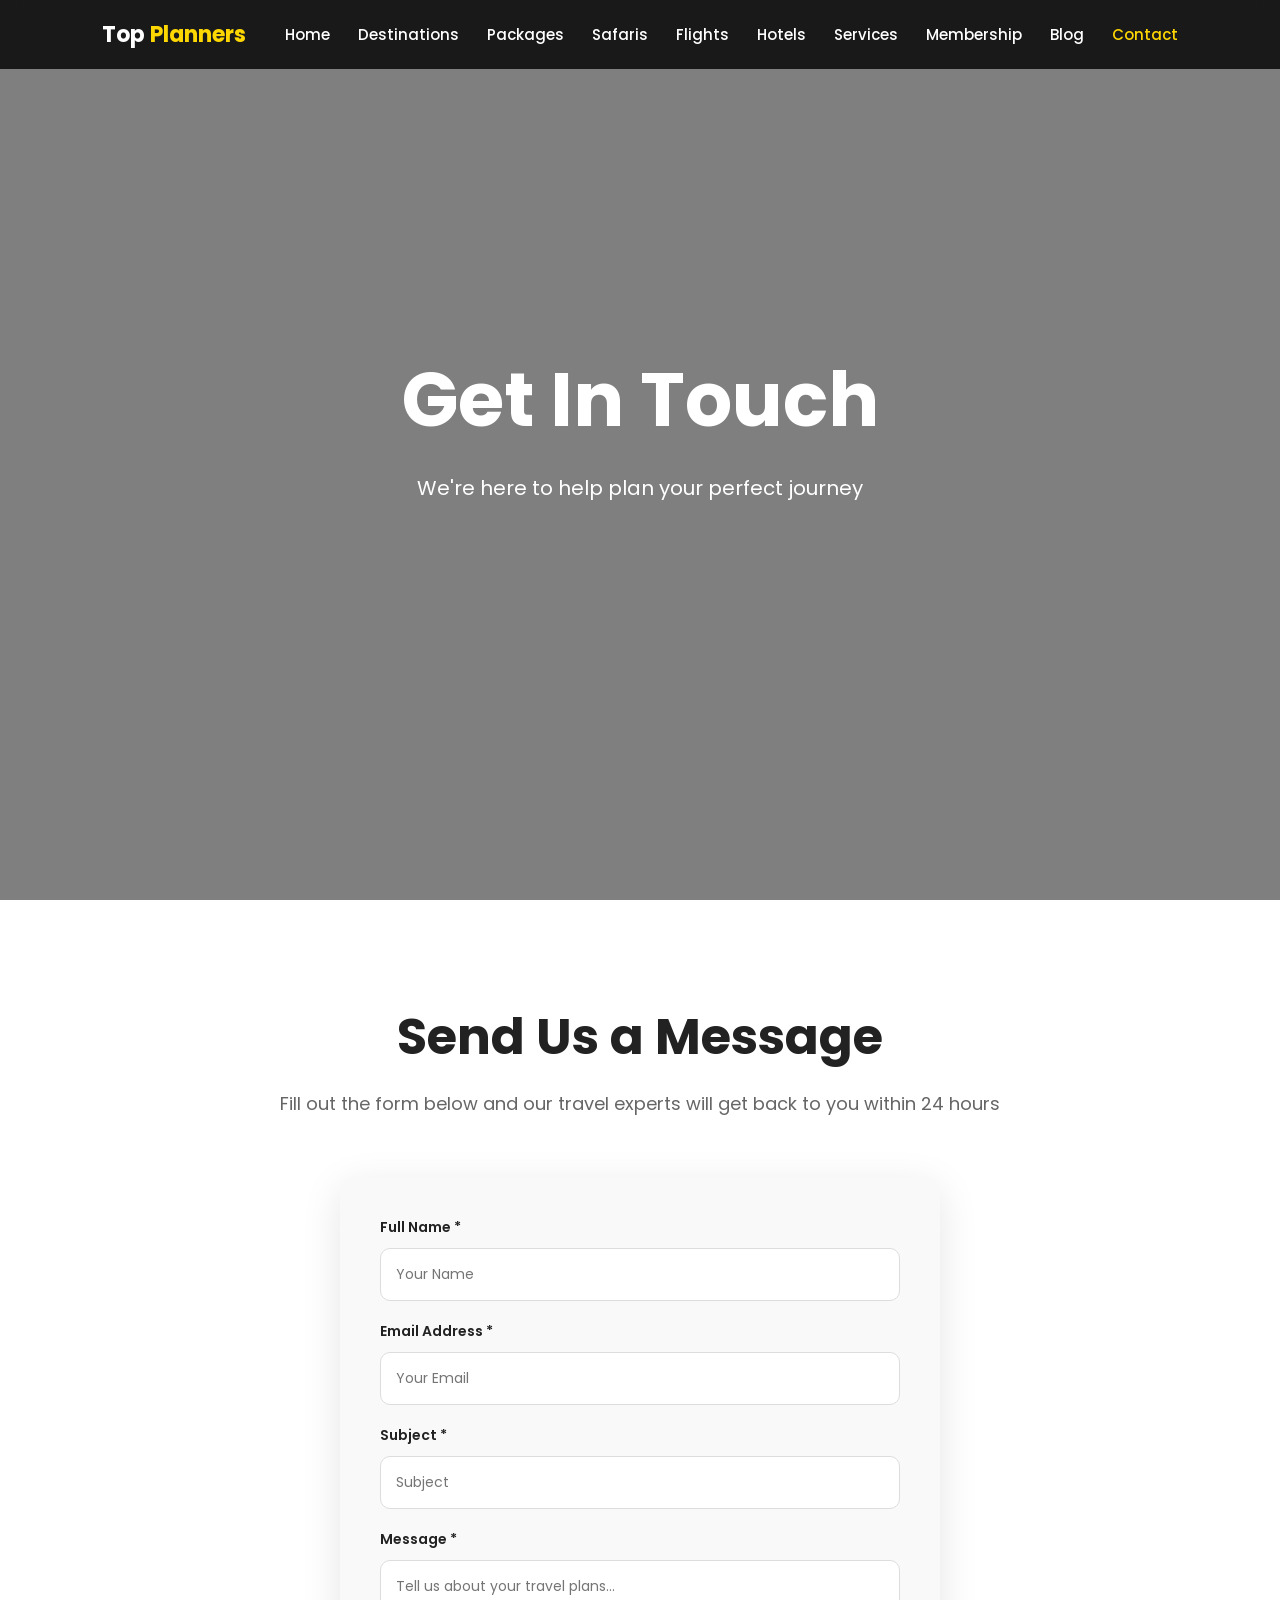
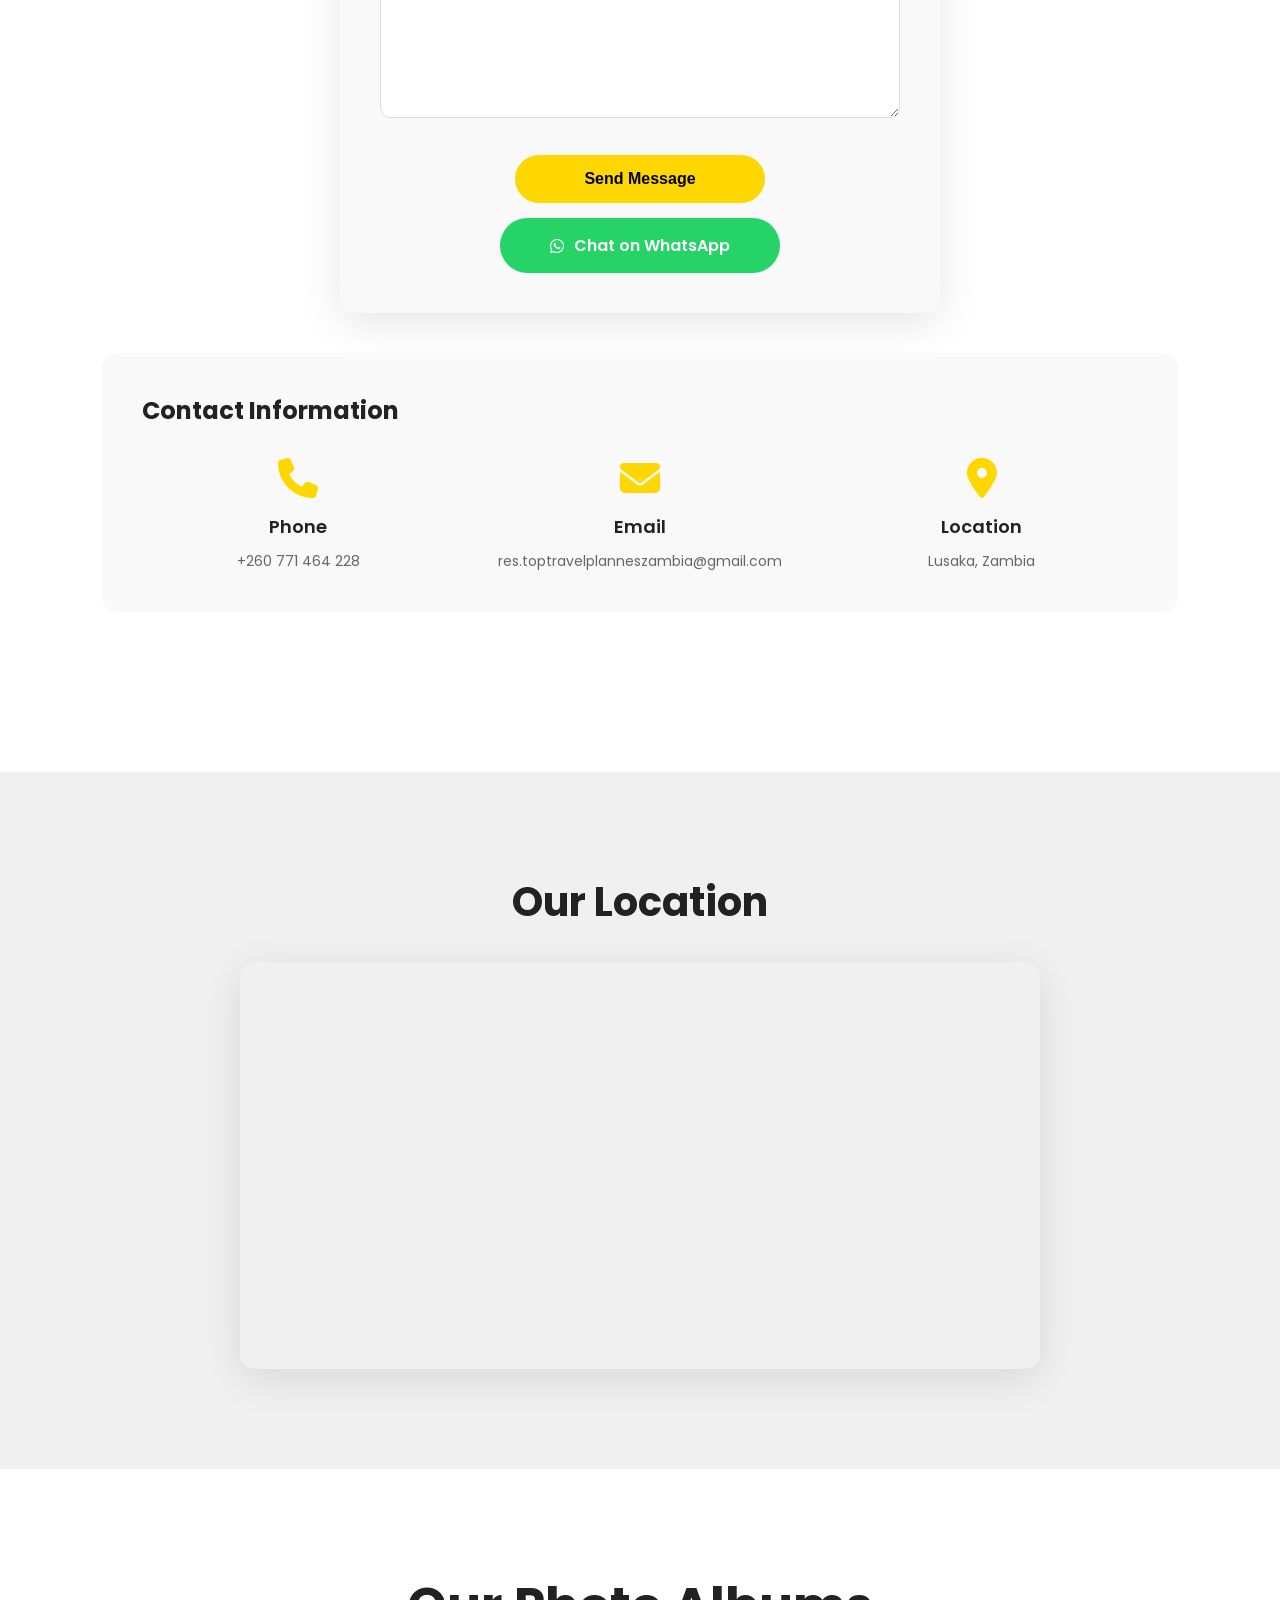
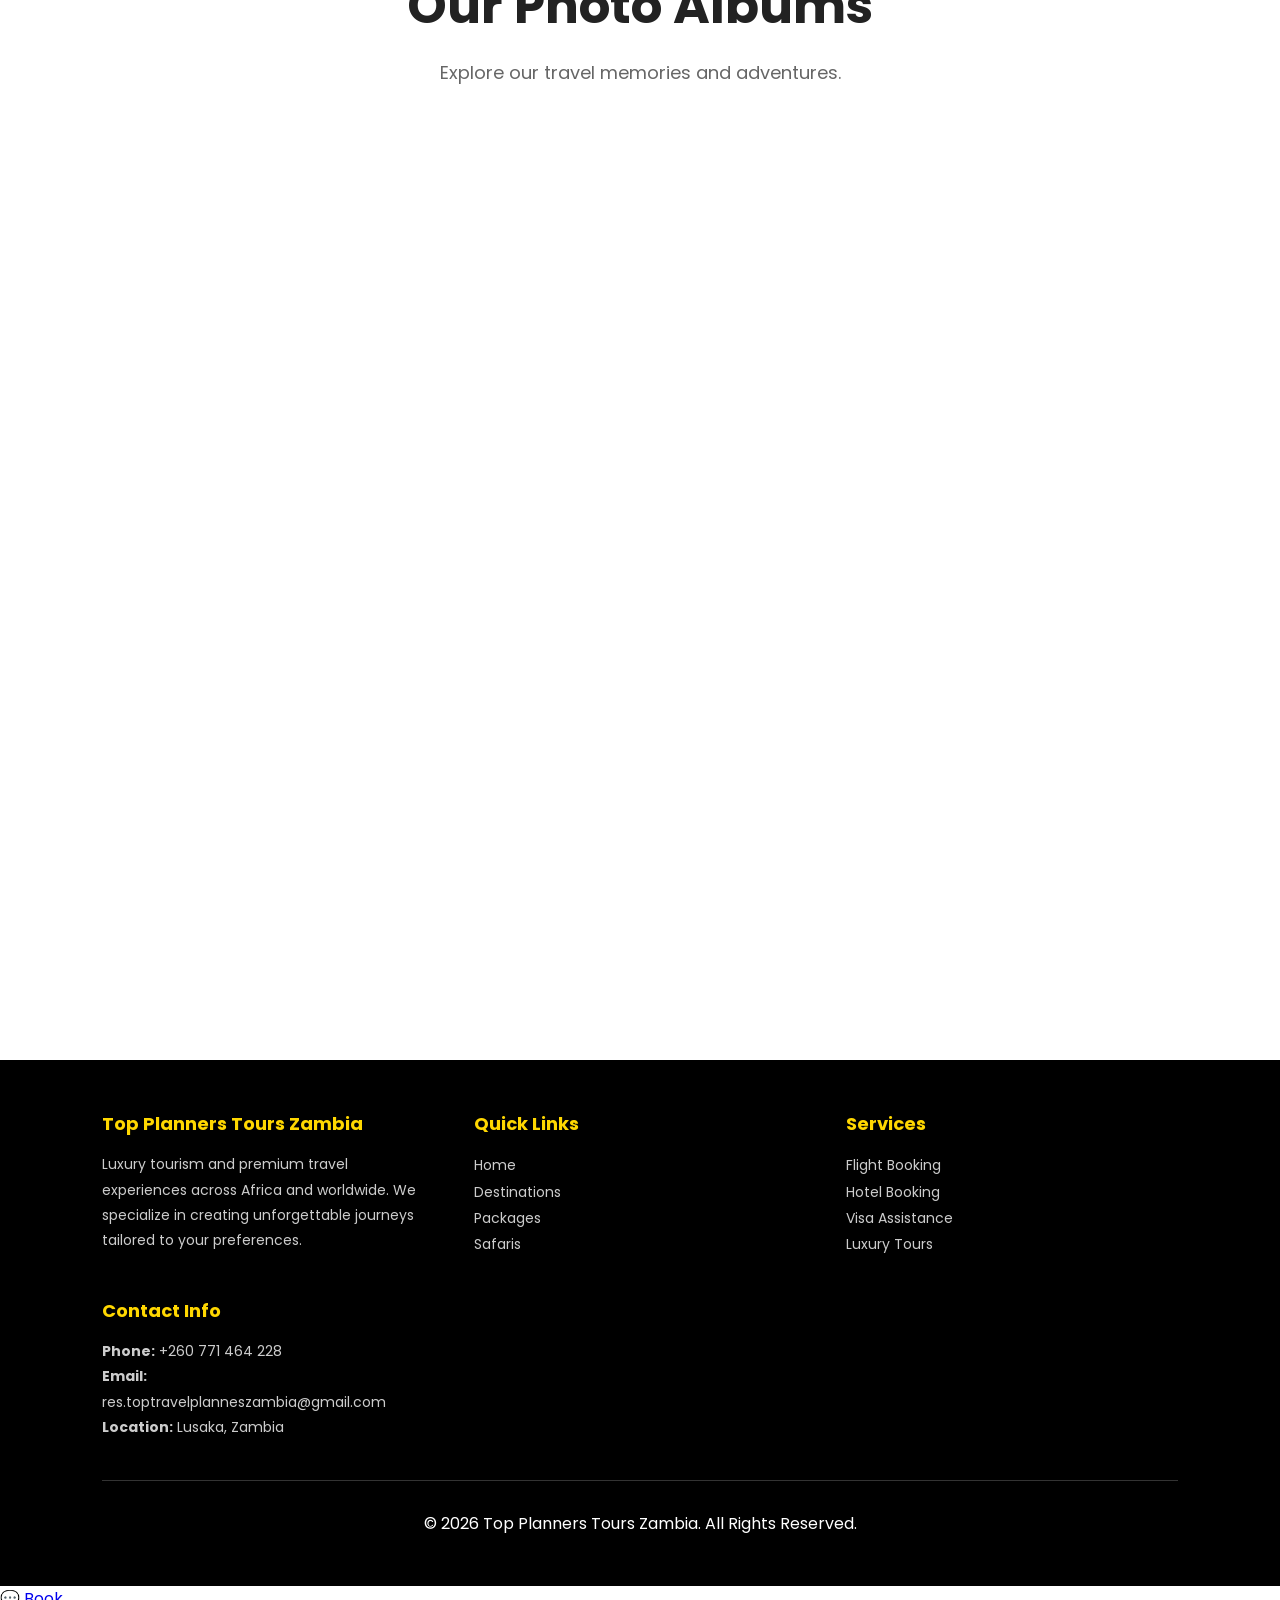
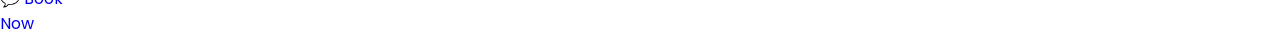
<file: contact.html>
<!DOCTYPE html>
<html lang="en">
<head>
<meta charset="UTF-8">
<meta name="viewport" content="width=device-width, initial-scale=1.0">
<title>Contact Us | Top Planners Tours Zambia</title>

<link rel="preconnect" href="https://fonts.googleapis.com">
<link rel="preconnect" href="https://fonts.gstatic.com" crossorigin>
<link href="https://fonts.googleapis.com/css2?family=Poppins:wght@300;400;500;600;700;800&display=swap" rel="stylesheet">
<link rel="stylesheet" href="https://cdnjs.cloudflare.com/ajax/libs/font-awesome/6.5.1/css/all.min.css"/>

<style>
* { margin: 0; padding: 0; box-sizing: border-box; scroll-behavior: smooth; }
body { font-family: 'Poppins', sans-serif; background: #fff; color: #222; overflow-x: hidden; }
img { max-width: 100%; display: block; }
a { text-decoration: none; }
section { padding: 100px 8%; }

#preloader { position: fixed; width: 100%; height: 100vh; background: #000; display: flex; justify-content: center; align-items: center; z-index: 99999; }
.loader { width: 80px; height: 80px; border-radius: 50%; border: 8px solid rgba(255, 255, 255, 0.2); border-top: 8px solid gold; animation: spin 1s linear infinite; }
@keyframes spin { 100% { transform: rotate(360deg); } }

header { position: fixed; width: 100%; top: 0; left: 0; z-index: 999; padding: 18px 8%; display: flex; justify-content: space-between; align-items: center; background: rgba(0, 0, 0, 0.8); backdrop-filter: blur(10px); }
.logo { display: flex; align-items: center; gap: 12px; }
.logo h2 { color: #fff; font-size: 22px; font-weight: 700; }
.logo h2 span { color: gold; }
nav ul { display: flex; gap: 28px; list-style: none; }
nav ul li a { color: #fff; font-size: 15px; transition: 0.4s; font-weight: 500; }
nav ul li a:hover, nav ul li a.active { color: gold; }
.header-btns { display: flex; gap: 15px; }
.btn-header { padding: 13px 28px; border: none; border-radius: 50px; cursor: pointer; font-weight: 600; transition: 0.4s; font-size: 14px; }
.gold-btn { background: gold; color: #000; }
.gold-btn:hover { transform: translateY(-5px); box-shadow: 0 10px 30px rgba(255, 215, 0, 0.4); }
.white-btn { background: #fff; color: #000; }
.white-btn:hover { transform: translateY(-5px); box-shadow: 0 10px 30px rgba(255, 255, 255, 0.4); }

.hero { width: 100%; height: 100vh; position: relative; overflow: hidden; margin-top: 0; }
.hero::before { content: ''; position: absolute; width: 100%; height: 100%; background: url('https://images.unsplash.com/photo-1521737604893-d14cc237f11d?w=1200') center/cover; z-index: -1; }
.hero-overlay { position: absolute; width: 100%; height: 100%; background: rgba(0, 0, 0, 0.5); top: 0; left: 0; }
.hero-content { position: absolute; top: 50%; left: 50%; transform: translate(-50%, -50%); width: 90%; text-align: center; color: #fff; }
.hero-content h1 { font-size: 75px; line-height: 1.2; margin-bottom: 25px; animation: slideUp 1s ease; }
.hero-content p { font-size: 20px; max-width: 900px; margin: auto; margin-bottom: 40px; line-height: 1.8; animation: slideUp 1.2s ease; }
@keyframes slideUp { from { opacity: 0; transform: translateY(100px); } to { opacity: 1; transform: translateY(0); } }

.section-title { text-align: center; margin-bottom: 60px; }
.section-title h2 { font-size: 50px; margin-bottom: 15px; color: #222; }
.section-title p { font-size: 18px; color: #666; }

.form-container { max-width: 600px; margin: 0 auto 40px; background: #f9f9f9; padding: 40px; border-radius: 15px; box-shadow: 0 10px 40px rgba(0, 0, 0, 0.1); }
.form-group { margin-bottom: 20px; }
.form-group label { display: block; margin-bottom: 10px; font-weight: 600; color: #222; font-size: 14px; }
.form-group input, .form-group textarea { width: 100%; padding: 15px; border: 1px solid #ddd; border-radius: 10px; font-family: 'Poppins', sans-serif; font-size: 14px; transition: 0.3s; }
.form-group input:focus, .form-group textarea:focus { outline: none; border-color: gold; box-shadow: 0 0 10px rgba(255, 215, 0, 0.3); }

.button-group { display: flex; flex-direction: column; gap: 15px; align-items: center; margin-top: 30px; }
.submit-btn { padding: 15px 50px; background: gold; color: #000; border: none; border-radius: 50px; cursor: pointer; font-weight: 600; font-size: 16px; transition: 0.3s; min-width: 250px; }
.submit-btn:hover { transform: translateY(-3px); box-shadow: 0 10px 30px rgba(255, 215, 0, 0.4); }
.whatsapp-btn { display: inline-flex; align-items: center; gap: 10px; background: #25D366; color: white; padding: 15px 50px; border-radius: 50px; text-decoration: none; font-weight: 600; transition: 0.3s; min-width: 250px; justify-content: center; }
.whatsapp-btn:hover { transform: translateY(-3px); box-shadow: 0 10px 30px rgba(37, 211, 102, 0.4); background: #1ebc57; }

.info-box { background: #f9f9f9; padding: 40px; border-radius: 15px; margin-top: 40px; }
.info-box h3 { font-size: 24px; margin-bottom: 30px; color: #222; }
.contact-info { display: grid; grid-template-columns: repeat(auto-fit, minmax(250px, 1fr)); gap: 30px; }
.contact-item { text-align: center; }
.contact-item i { font-size: 40px; color: gold; margin-bottom: 15px; }
.contact-item h4 { font-size: 18px; font-weight: 600; margin-bottom: 10px; color: #222; }
.contact-item p { color: #666; font-size: 14px; line-height: 1.6; }

.location-section { background: #f0f0f0; padding: 100px 8%; margin-top: 60px; }
.location-section h2 { text-align: center; font-size: 40px; margin-bottom: 30px; color: #222; }
.map-container { max-width: 800px; margin: auto; border-radius: 15px; overflow: hidden; box-shadow: 0 10px 40px rgba(0, 0, 0, 0.1); }
.map-container iframe { width: 100%; height: 400px; border: none; }

footer { background: #000; color: #fff; padding: 50px 8%; text-align: center; }
.footer-content { display: grid; grid-template-columns: repeat(auto-fit, minmax(250px, 1fr)); gap: 40px; text-align: left; margin-bottom: 40px; }
.footer-section h3 { color: gold; margin-bottom: 15px; font-size: 18px; }
.footer-section p, .footer-section a { color: #ccc; font-size: 14px; line-height: 1.8; transition: 0.3s; }
.footer-section a:hover { color: gold; }
.footer-bottom { border-top: 1px solid #333; padding-top: 30px; text-align: center; }

@media (max-width: 768px) {
  header { padding: 12px 4%; }
  nav ul { gap: 15px; }
  nav ul li a { font-size: 13px; }
  .hero-content h1 { font-size: 40px; }
  .hero-content p { font-size: 16px; }
  section { padding: 60px 4%; }
  .section-title h2 { font-size: 35px; }
  .form-container { padding: 25px; }
  .button-group { flex-direction: column; }
  .submit-btn, .whatsapp-btn { min-width: 100%; }
  .contact-info { grid-template-columns: 1fr; }
}

@media (max-width: 480px) {
  .hero-content h1 { font-size: 28px; }
  .hero-content p { font-size: 14px; }
  nav ul { gap: 10px; font-size: 12px; }
  .logo h2 { font-size: 18px; }
  .form-container { padding: 20px; }
  .submit-btn, .whatsapp-btn { padding: 12px 20px; }
  .map-container iframe { height: 300px; }
}
</style>
</head>

<body>

<!-- HEADER -->
<header>
  <div class="logo"><h2>Top <span>Planners</span></h2></div>
  <nav>
    <ul>
      <li><a href="index.html">Home</a></li>
      <li><a href="destinations.html">Destinations</a></li>
      <li><a href="packages.html">Packages</a></li>
      <li><a href="safaris.html">Safaris</a></li>
      <li><a href="flights.html">Flights</a></li>
      <li><a href="hotels.html">Hotels</a></li>
      <li><a href="services.html">Services</a></li>
      <li><a href="membership.html">Membership</a></li>
      <li><a href="blog.html">Blog</a></li>
      <li><a href="contact.html" class="active">Contact</a></li>
    </ul>
  </nav>
</header>

<!-- HERO -->
<section class="hero">
  <div class="hero-overlay"></div>
  <div class="hero-content">
    <h1>Get In Touch</h1>
    <p>We're here to help plan your perfect journey</p>
  </div>
</section>

<!-- CONTACT FORM SECTION -->
<section>
  <div class="section-title">
    <h2>Send Us a Message</h2>
    <p>Fill out the form below and our travel experts will get back to you within 24 hours</p>
  </div>

  <div class="form-container">
    <form id="contactForm">
      <div class="form-group">
        <label>Full Name *</label>
        <input type="text" id="name" placeholder="Your Name" required>
      </div>
      <div class="form-group">
        <label>Email Address *</label>
        <input type="email" id="email" placeholder="Your Email" required>
      </div>
      <div class="form-group">
        <label>Subject *</label>
        <input type="text" id="subject" placeholder="Subject" required>
      </div>
      <div class="form-group">
        <label>Message *</label>
        <textarea id="message" rows="6" placeholder="Tell us about your travel plans..." required></textarea>
      </div>
      <div class="button-group">
        <button type="button" class="submit-btn" onclick="sendMessage()">Send Message</button>
        <a class="whatsapp-btn" href="https://wa.me/260771464228" target="_blank">
          <i class="fab fa-whatsapp"></i> Chat on WhatsApp
        </a>
      </div>
    </form>
  </div>

  <!-- CONTACT INFORMATION -->
  <div class="info-box">
    <h3>Contact Information</h3>
    <div class="contact-info">
      <div class="contact-item">
        <i class="fas fa-phone"></i>
        <h4>Phone</h4>
        <p><a href="tel:+260771464228" style="color: #666;">+260 771 464 228</a></p>
      </div>
      <div class="contact-item">
        <i class="fas fa-envelope"></i>
        <h4>Email</h4>
        <p><a href="mailto:res.toptravelplanneszambia@gmail.com" style="color: #666;">res.toptravelplanneszambia@gmail.com</a></p>
      </div>
      <div class="contact-item">
        <i class="fas fa-map-marker-alt"></i>
        <h4>Location</h4>
        <p>Lusaka, Zambia</p>
      </div>
    </div>
  </div>
</section>

<!-- LOCATION MAP -->
<section class="location-section">
  <h2>Our Location</h2>
  <div class="map-container">
    <iframe src="https://www.google.com/maps/embed?pb=!1m18!1m12!1m3!1d3710.2156847291445!2d28.283333!3d-15.3875!2m3!1f0!2f0!3f0!3m2!1i1024!2i768!4f13.1!3m3!1m2!1s0x1940cd5620e5e7cd%3A0x0!2sLusaka%2C%20Zambia!5e0!3m2!1sen!2s!4v1234567890" allowfullscreen="" loading="lazy" referrerpolicy="no-referrer-when-downgrade"></iframe>
  </div>
</section>

<!-- PHOTO ALBUMS -->

<section class="photo-albums">

  <div class="section-title">

    <h2>Our Photo Albums</h2>

    <p>Explore our travel memories and adventures.</p>

  </div>

  <div class="albums-grid">

    <iframe src="https://photos.google.com/share/AF1QipNJm8k8uHWcdEsVLTTnxsbvHltiaPK-2AoOV3TDNPHByOCwq-DMMFTqJuyXerpLdg?key=QnRhZ3hOaHVJSTYzMzFoU3hJbzQ0ZEtkQ210bUtB/embed" width="100%" height="400" frameborder="0" allowfullscreen></iframe>

    <iframe src="https://photos.google.com/share/AF1QipO7NhxDAKmcMXGBxbATAmkHusktGoMpH8hqyHSzjpae1rBpjUUmRtMWUi2SgsDqRA?key=cWhSRDM0QVFjcW9wV0d3RFU3SlpPRlBDanJ3MVBR/embed" width="100%" height="400" frameborder="0" allowfullscreen></iframe>

  </div>

</section>

<!-- FOOTER -->
<footer>
  <div class="footer-content">
    <div class="footer-section">
      <h3>Top Planners Tours Zambia</h3>
      <p>Luxury tourism and premium travel experiences across Africa and worldwide. We specialize in creating unforgettable journeys tailored to your preferences.</p>
    </div>
    <div class="footer-section">
      <h3>Quick Links</h3>
      <a href="index.html">Home</a><br>
      <a href="destinations.html">Destinations</a><br>
      <a href="packages.html">Packages</a><br>
      <a href="safaris.html">Safaris</a>
    </div>
    <div class="footer-section">
      <h3>Services</h3>
      <a href="flights.html">Flight Booking</a><br>
      <a href="hotels.html">Hotel Booking</a><br>
      <a href="services.html">Visa Assistance</a><br>
      <a href="safaris.html">Luxury Tours</a>
    </div>
    <div class="footer-section">
      <h3>Contact Info</h3>
      <p><strong>Phone:</strong> +260 771 464 228</p>
      <p><strong>Email:</strong> res.toptravelplanneszambia@gmail.com</p>
      <p><strong>Location:</strong> Lusaka, Zambia</p>
    </div>
  </div>
  <div class="footer-bottom">
    <p>© 2026 Top Planners Tours Zambia. All Rights Reserved.</p>
  </div>
</footer>

<script>
function sendMessage() {
    let name = document.getElementById("name").value;
    let email = document.getElementById("email").value;
    let subject = document.getElementById("subject").value;
    let message = document.getElementById("message").value;

    if(name === "" || email === "" || subject === "" || message === "") {
        alert("Please fill all required fields");
        return;
    }

    alert("Thank you for your message! Our travel experts will contact you shortly at " + email);
    document.getElementById("contactForm").reset();
}

// Preloader
window.addEventListener("load", function() {
    document.getElementById("preloader").style.display = "none";
});
</script>

<!-- WHATSAPP -->
<a href="https://wa.me/260771464228" class="whatsapp">
  💬
</a>

<!-- BOOK NOW -->
<a href="packages.html" class="book-now-btn">
  Book<br>Now
</a>

</body>
</html>
</file>
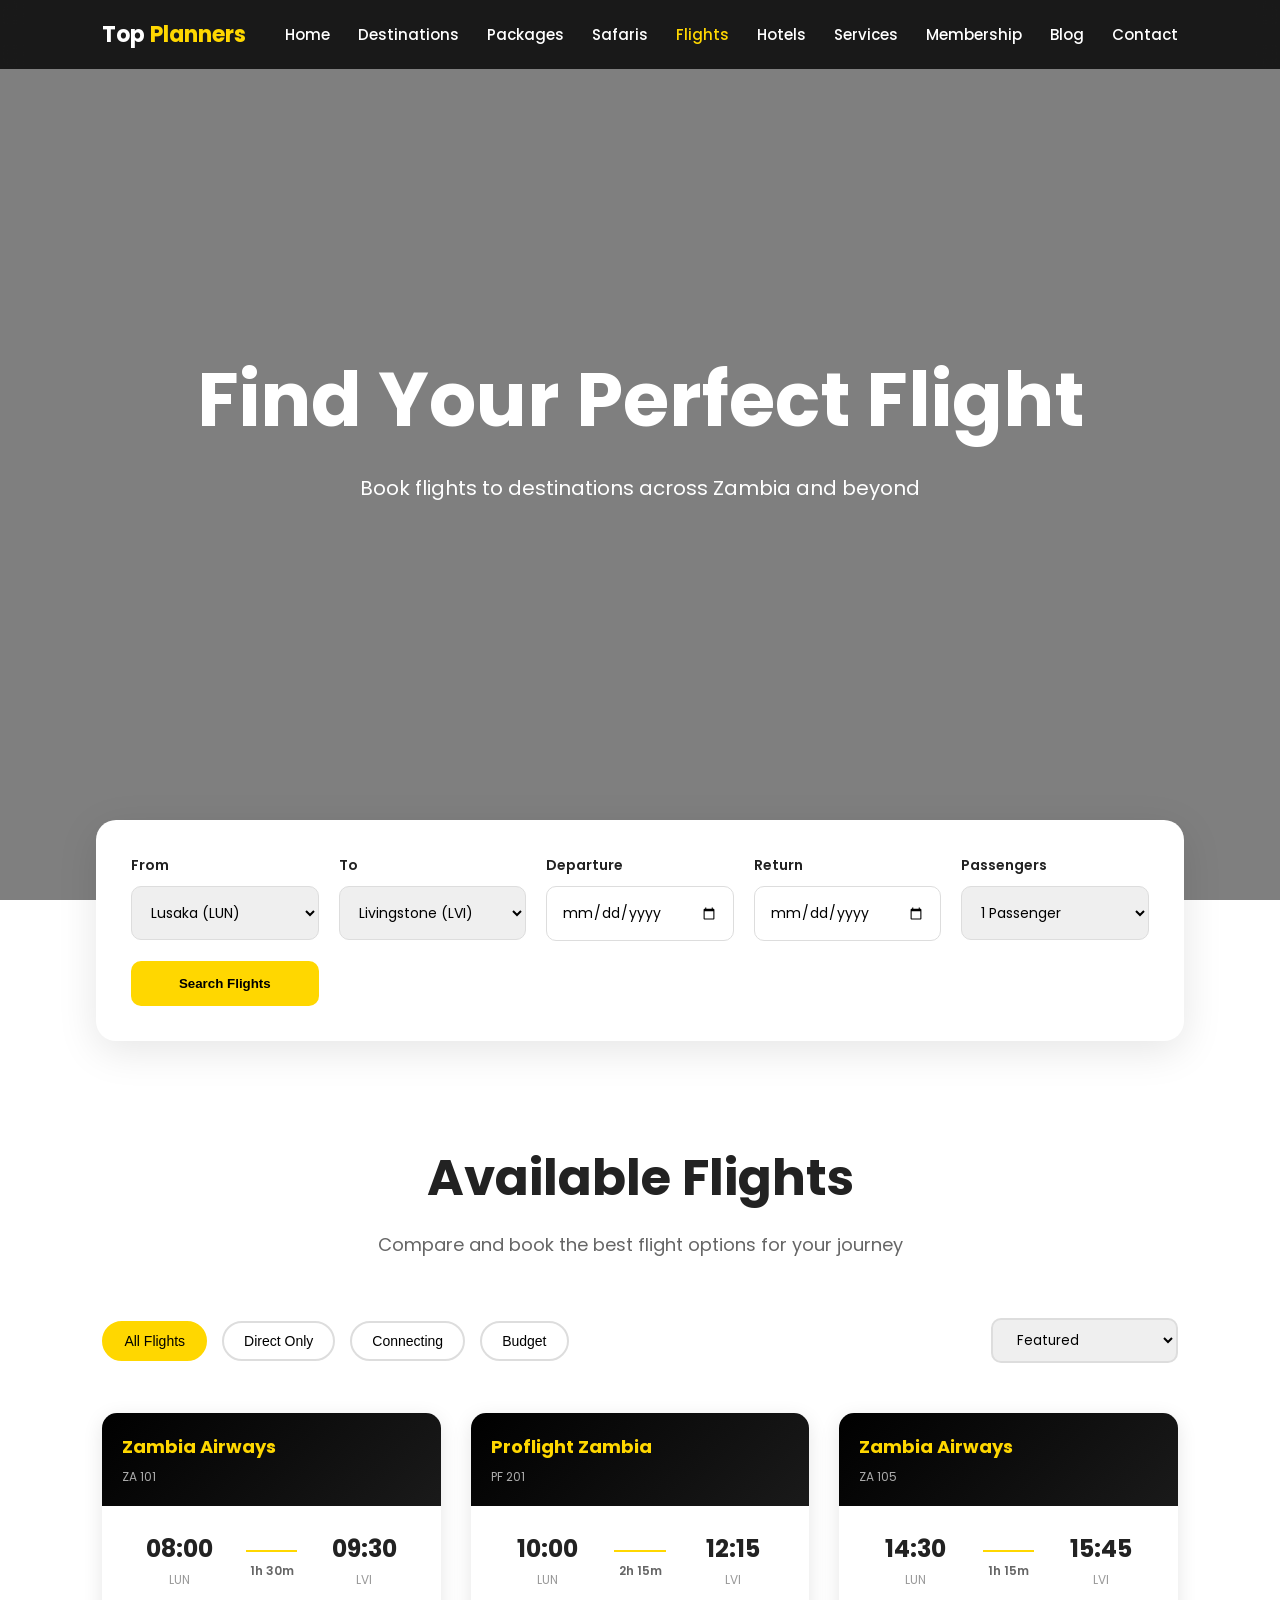
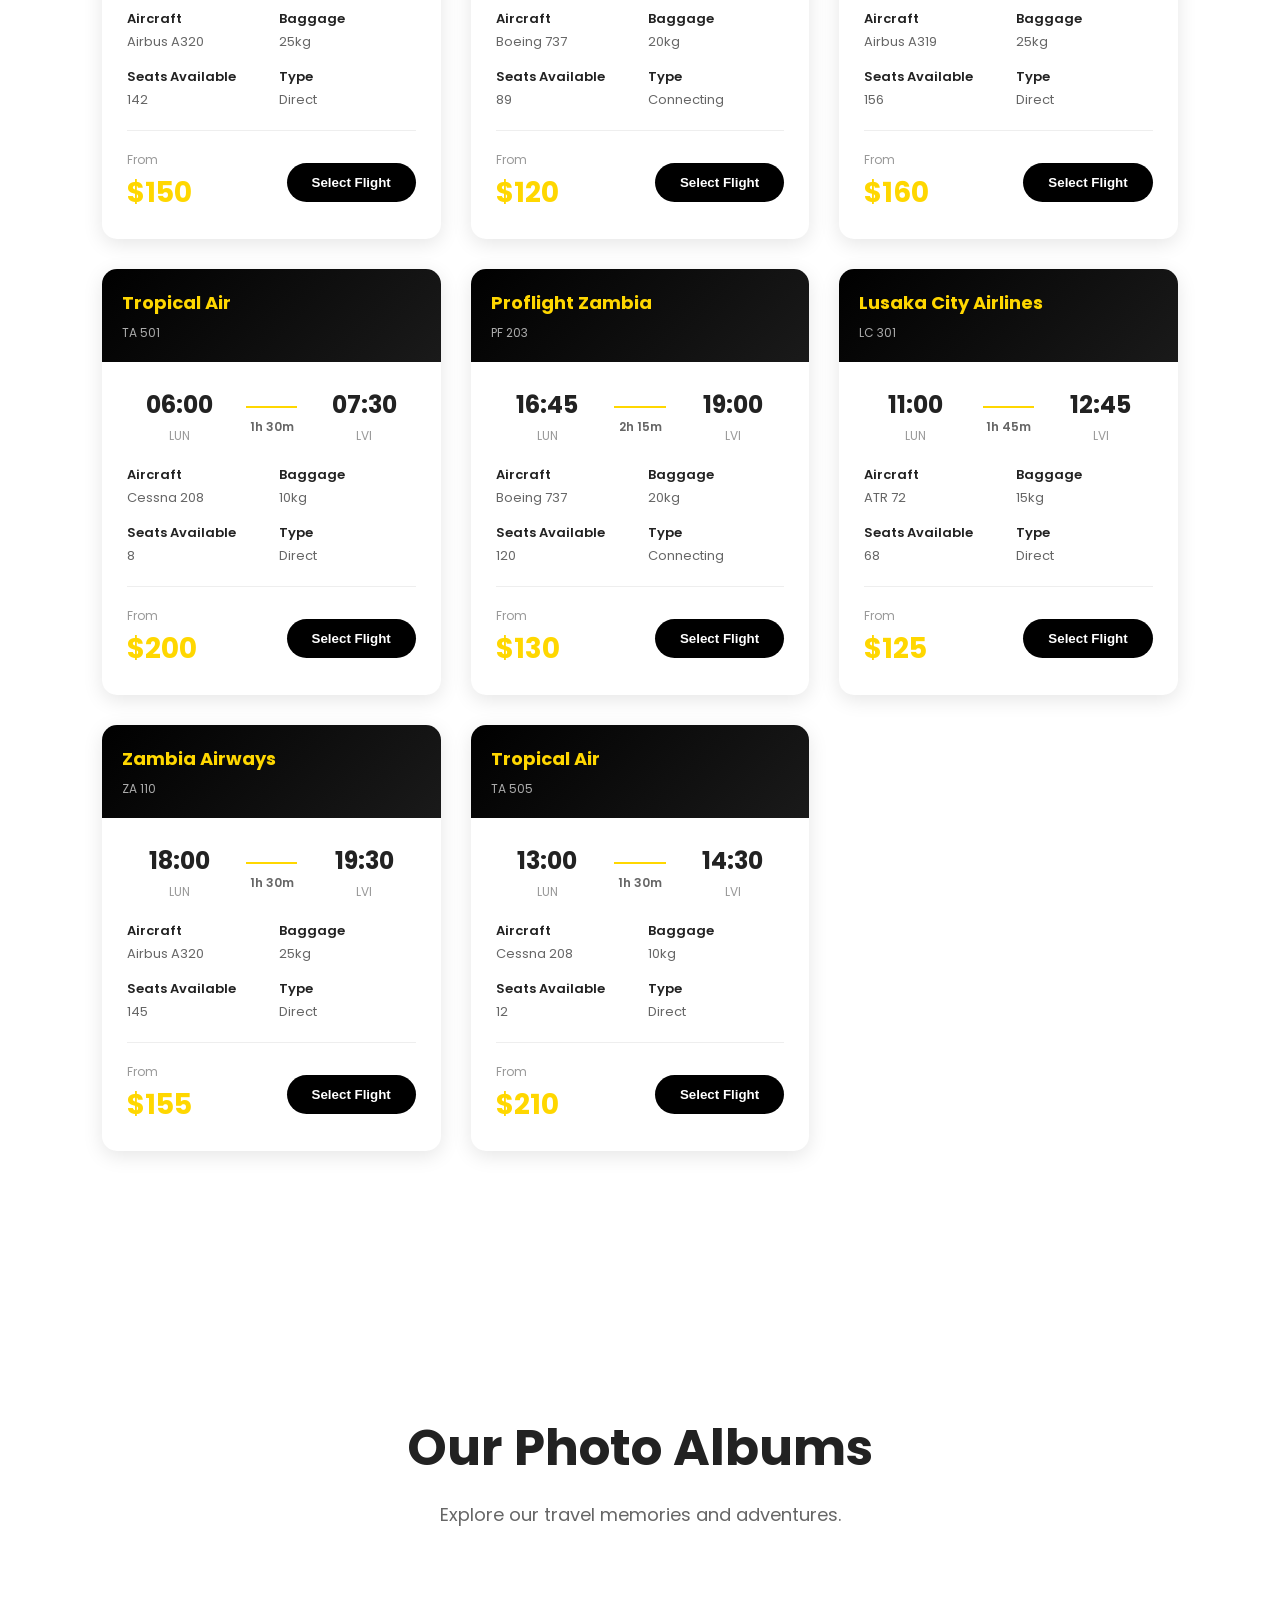
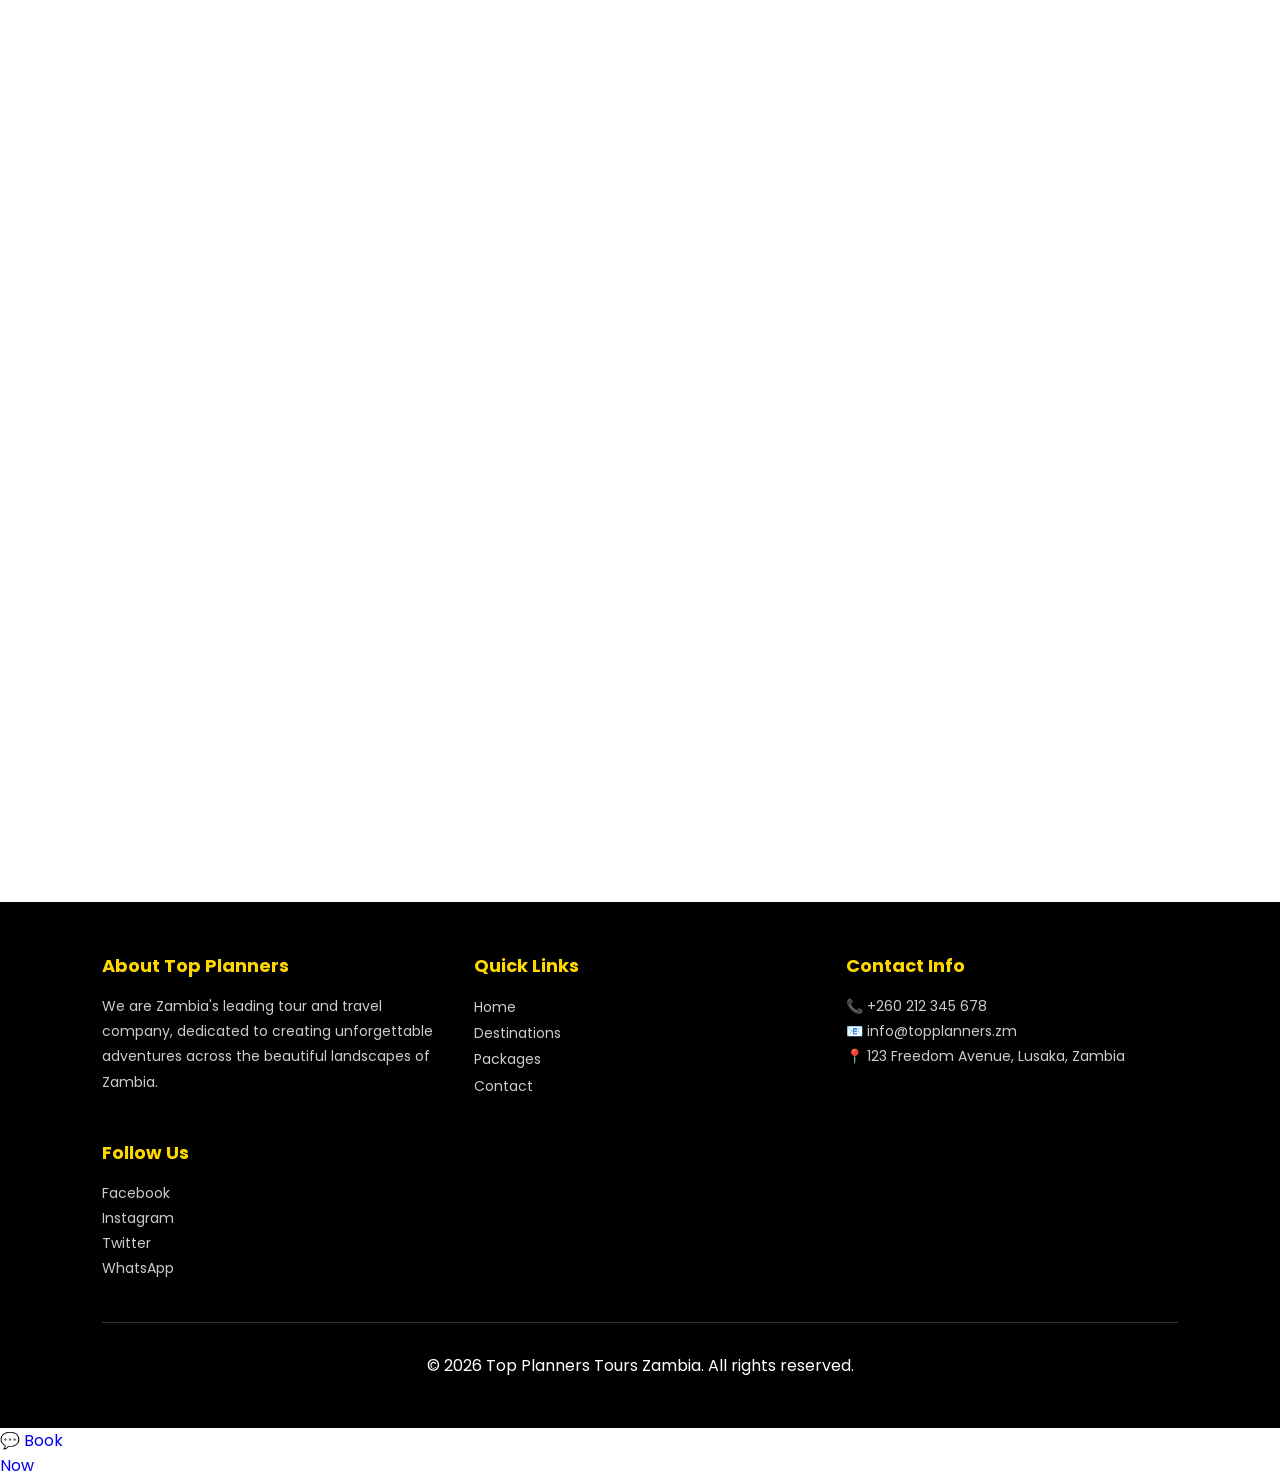
<file: flights.html>
<!DOCTYPE html>
<html lang="en">
<head>
  <meta charset="UTF-8" />
  <meta name="viewport" content="width=device-width, initial-scale=1.0"/>
  <title>Flights | Top Planners Tours Zambia</title>

  <link rel="preconnect" href="https://fonts.googleapis.com">
  <link rel="preconnect" href="https://fonts.gstatic.com" crossorigin>
  <link href="https://fonts.googleapis.com/css2?family=Poppins:wght@300;400;500;600;700;800&display=swap" rel="stylesheet">

  <style>
    * { margin: 0; padding: 0; box-sizing: border-box; scroll-behavior: smooth; }
    body { font-family: 'Poppins', sans-serif; background: #fff; color: #222; overflow-x: hidden; }
    img { max-width: 100%; display: block; }
    a { text-decoration: none; }
    section { padding: 100px 8%; }

    #preloader { position: fixed; width: 100%; height: 100vh; background: #000; display: flex; justify-content: center; align-items: center; z-index: 99999; }
    .loader { width: 80px; height: 80px; border-radius: 50%; border: 8px solid rgba(255, 255, 255, 0.2); border-top: 8px solid gold; animation: spin 1s linear infinite; }
    @keyframes spin { 100% { transform: rotate(360deg); } }

    header {
      position: fixed;
      width: 100%;
      top: 0;
      left: 0;
      z-index: 999;
      padding: 18px 8%;
      display: flex;
      justify-content: space-between;
      align-items: center;
      background: rgba(0, 0, 0, 0.8);
      backdrop-filter: blur(10px);
    }

    .logo { display: flex; align-items: center; gap: 12px; }
    .logo h2 { color: #fff; font-size: 22px; font-weight: 700; }
    .logo h2 span { color: gold; }

    nav ul { display: flex; gap: 28px; list-style: none; }
    nav ul li a { color: #fff; font-size: 15px; transition: 0.4s; font-weight: 500; }
    nav ul li a:hover, nav ul li a.active { color: gold; }

    .header-btns { display: flex; gap: 15px; }
    .btn { padding: 13px 28px; border: none; border-radius: 50px; cursor: pointer; font-weight: 600; transition: 0.4s; font-size: 14px; }
    .gold-btn { background: gold; color: #000; }
    .gold-btn:hover { transform: translateY(-5px); box-shadow: 0 10px 30px rgba(255, 215, 0, 0.4); }
    .white-btn { background: #fff; color: #000; }
    .white-btn:hover { transform: translateY(-5px); box-shadow: 0 10px 30px rgba(255, 255, 255, 0.4); }

    .hero { width: 100%; height: 100vh; position: relative; overflow: hidden; margin-top: 0; }
    .hero::before { content: ''; position: absolute; width: 100%; height: 100%; background: url('https://images.unsplash.com/photo-1436491865332-7a61a109cc05?w=1200') center/cover; z-index: -1; }
    .hero-overlay { position: absolute; width: 100%; height: 100%; background: rgba(0, 0, 0, 0.5); top: 0; left: 0; }
    .hero-content { position: absolute; top: 50%; left: 50%; transform: translate(-50%, -50%); width: 90%; text-align: center; color: #fff; }
    .hero-content h1 { font-size: 75px; line-height: 1.2; margin-bottom: 25px; animation: slideUp 1s ease; }
    .hero-content p { font-size: 20px; max-width: 900px; margin: auto; margin-bottom: 40px; line-height: 1.8; animation: slideUp 1.2s ease; }
    @keyframes slideUp { from { opacity: 0; transform: translateY(100px); } to { opacity: 1; transform: translateY(0); } }

    .search-box {
      width: 85%;
      margin: auto;
      margin-top: -80px;
      background: #fff;
      position: relative;
      z-index: 10;
      padding: 35px;
      border-radius: 20px;
      display: grid;
      grid-template-columns: repeat(auto-fit, minmax(160px, 1fr));
      gap: 20px;
      box-shadow: 0 10px 40px rgba(0, 0, 0, 0.1);
    }

    .search-card { display: flex; flex-direction: column; }
    .search-card label { display: block; margin-bottom: 10px; font-weight: 600; font-size: 14px; }
    .search-card input, .search-card select { width: 100%; padding: 15px; border-radius: 10px; border: 1px solid #ddd; font-family: 'Poppins', sans-serif; font-size: 14px; transition: 0.3s; }
    .search-card input:focus, .search-card select:focus { outline: none; border-color: gold; box-shadow: 0 0 10px rgba(255, 215, 0, 0.3); }
    .search-btn { background: gold; color: #000; border: none; border-radius: 10px; cursor: pointer; font-weight: 600; padding: 15px; transition: 0.3s; align-self: flex-end; }
    .search-btn:hover { transform: translateY(-5px); box-shadow: 0 10px 30px rgba(255, 215, 0, 0.4); }

    .section-title { text-align: center; margin-bottom: 60px; }
    .section-title h2 { font-size: 50px; margin-bottom: 15px; color: #222; }
    .section-title p { font-size: 18px; color: #666; }

    .filter-section { display: flex; justify-content: space-between; align-items: center; margin-bottom: 50px; gap: 20px; flex-wrap: wrap; }
    .filter-group { display: flex; gap: 15px; flex-wrap: wrap; }
    .filter-btn { padding: 10px 20px; border: 2px solid #ddd; background: #fff; border-radius: 50px; cursor: pointer; transition: 0.3s; font-weight: 500; font-size: 14px; }
    .filter-btn:hover, .filter-btn.active { border-color: gold; background: gold; color: #000; }
    .sort-select { padding: 10px 20px; border: 2px solid #ddd; border-radius: 10px; cursor: pointer; font-family: 'Poppins', sans-serif; transition: 0.3s; }
    .sort-select:hover { border-color: gold; }

    .grid { display: grid; grid-template-columns: repeat(auto-fill, minmax(300px, 1fr)); gap: 30px; margin-bottom: 60px; }

    .flight-card {
      background: #fff;
      border-radius: 15px;
      overflow: hidden;
      box-shadow: 0 5px 20px rgba(0, 0, 0, 0.1);
      transition: 0.4s;
      cursor: pointer;
      opacity: 0;
      transform: translateY(30px);
      display: flex;
      flex-direction: column;
    }

    .flight-card:hover { transform: translateY(-10px); box-shadow: 0 15px 40px rgba(0, 0, 0, 0.2); }
    .flight-card.show { opacity: 1; transform: translateY(0); }
    .flight-header { background: linear-gradient(135deg, #000, #1a1a1a); color: #fff; padding: 20px; }
    .airline-name { font-size: 18px; font-weight: 700; margin-bottom: 8px; color: gold; }
    .flight-number { font-size: 12px; color: #aaa; }
    .flight-content { padding: 25px; flex-grow: 1; display: flex; flex-direction: column; }

    .flight-route { display: flex; justify-content: space-between; align-items: center; margin-bottom: 20px; gap: 15px; }
    .airport { flex: 1; text-align: center; }
    .time { font-size: 24px; font-weight: 700; color: #222; }
    .airport-code { font-size: 12px; color: #999; margin-top: 5px; }
    .flight-duration { flex: 0.5; text-align: center; }
    .duration-line { height: 2px; background: gold; margin: 10px 0; }
    .duration-text { font-size: 12px; color: #666; font-weight: 600; }

    .flight-info { display: grid; grid-template-columns: 1fr 1fr; gap: 15px; margin-bottom: 20px; padding-bottom: 20px; border-bottom: 1px solid #eee; }
    .info-item { font-size: 13px; color: #666; }
    .info-label { font-weight: 600; color: #222; margin-bottom: 3px; }

    .flight-bottom { display: flex; justify-content: space-between; align-items: center; margin-top: auto; }
    .price-section { display: flex; flex-direction: column; }
    .price-label { font-size: 12px; color: #999; margin-bottom: 3px; }
    .price { font-size: 28px; font-weight: 700; color: gold; }
    .book-btn { padding: 12px 25px; background: #000; color: #fff; border: none; border-radius: 50px; cursor: pointer; font-weight: 600; transition: 0.3s; }
    .book-btn:hover { background: gold; color: #000; }

    .modal { display: none; position: fixed; z-index: 10000; left: 0; top: 0; width: 100%; height: 100%; background-color: rgba(0, 0, 0, 0.7); animation: fadeIn 0.3s; }
    @keyframes fadeIn { from { opacity: 0; } to { opacity: 1; } }

    .modal-content {
      background-color: #fff;
      margin: 10% auto;
      padding: 30px;
      border-radius: 20px;
      width: 90%;
      max-width: 600px;
      max-height: 80vh;
      overflow-y: auto;
      animation: slideDown 0.3s;
    }

    @keyframes slideDown { from { transform: translateY(-50px); opacity: 0; } to { transform: translateY(0); opacity: 1; } }

    .close { color: #aaa; float: right; font-size: 28px; font-weight: bold; cursor: pointer; transition: 0.3s; }
    .close:hover { color: #000; }
    .modal-title { font-size: 24px; margin-bottom: 20px; color: #222; clear: both; }

    .modal-flight-info { background: #f9f9f9; padding: 20px; border-radius: 10px; margin-bottom: 20px; }
    .modal-route { display: flex; justify-content: space-between; align-items: center; margin-bottom: 15px; gap: 10px; }
    .modal-airport { flex: 1; text-align: center; }
    .modal-time { font-size: 20px; font-weight: 700; color: #000; }
    .modal-code { font-size: 12px; color: #999; margin-top: 5px; }
    .modal-duration-line { flex: 0.4; height: 2px; background: gold; }

    .modal-details { display: grid; grid-template-columns: 1fr 1fr; gap: 15px; margin-bottom: 20px; }
    .detail-item { background: #f0f0f0; padding: 15px; border-radius: 8px; }
    .detail-label { font-size: 12px; font-weight: 600; color: #666; margin-bottom: 5px; }
    .detail-value { font-size: 16px; font-weight: 700; color: #222; }

    .booking-form { background: #f9f9f9; padding: 20px; border-radius: 10px; margin-top: 20px; }
    .form-group { margin-bottom: 15px; }
    .form-group label { display: block; margin-bottom: 8px; font-weight: 600; color: #222; }
    .form-group input, .form-group select { width: 100%; padding: 12px; border: 1px solid #ddd; border-radius: 8px; font-family: 'Poppins', sans-serif; font-size: 14px; }
    .form-group input:focus, .form-group select:focus { outline: none; border-color: gold; box-shadow: 0 0 10px rgba(255, 215, 0, 0.3); }
    .submit-btn { width: 100%; padding: 15px; background: gold; color: #000; border: none; border-radius: 10px; cursor: pointer; font-weight: 600; font-size: 16px; transition: 0.3s; }
    .submit-btn:hover { transform: translateY(-3px); box-shadow: 0 10px 30px rgba(255, 215, 0, 0.4); }

    footer { background: #000; color: #fff; padding: 50px 8%; text-align: center; }
    .footer-content { display: grid; grid-template-columns: repeat(auto-fit, minmax(250px, 1fr)); gap: 40px; text-align: left; margin-bottom: 40px; }
    .footer-section h3 { color: gold; margin-bottom: 15px; font-size: 18px; }
    .footer-section p, .footer-section a { color: #ccc; font-size: 14px; line-height: 1.8; transition: 0.3s; }
    .footer-section a:hover { color: gold; }
    .footer-bottom { border-top: 1px solid #333; padding-top: 30px; text-align: center; }

    @media (max-width: 768px) {
      header { padding: 12px 4%; }
      nav ul { gap: 15px; }
      nav ul li a { font-size: 13px; }
      .hero-content h1 { font-size: 40px; }
      .hero-content p { font-size: 16px; }
      .search-box { width: 95%; padding: 20px; grid-template-columns: 1fr; }
      section { padding: 60px 4%; }
      .grid { grid-template-columns: repeat(auto-fill, minmax(250px, 1fr)); }
      .section-title h2 { font-size: 35px; }
      .filter-section { flex-direction: column; align-items: flex-start; }
      .modal-content { width: 95%; margin: 20% auto; padding: 20px; }
      .flight-route { gap: 10px; }
    }

    @media (max-width: 480px) {
      .hero-content h1 { font-size: 28px; }
      .search-box { grid-template-columns: 1fr; }
      .grid { grid-template-columns: 1fr; }
      .modal-details { grid-template-columns: 1fr; }
      nav ul { gap: 10px; font-size: 12px; }
      .flight-route { flex-direction: column; gap: 15px; }
    }
  </style>
</head>

<body>
  <div id="preloader"><div class="loader"></div></div>

  <header>
    <div class="logo"><h2>Top <span>Planners</span></h2></div>
    <nav>
      <ul>
        <li><a href="index.html">Home</a></li>
        <li><a href="destinations.html">Destinations</a></li>
        <li><a href="packages.html">Packages</a></li>
        <li><a href="safaris.html">Safaris</a></li>
        <li><a href="flights.html" class="active">Flights</a></li>
        <li><a href="hotels.html">Hotels</a></li>
        <li><a href="services.html">Services</a></li>
        <li><a href="membership.html">Membership</a></li>
        <li><a href="blog.html">Blog</a></li>
        <li><a href="contact.html">Contact</a></li>
      </ul>
    </nav>
  </header>

  <section class="hero">
    <div class="hero-overlay"></div>
    <div class="hero-content">
      <h1>Find Your Perfect Flight</h1>
      <p>Book flights to destinations across Zambia and beyond</p>
    </div>
  </section>

  <div class="search-box">
    <div class="search-card">
      <label>From</label>
      <select id="from">
        <option>Lusaka (LUN)</option>
        <option>Livingstone (LVI)</option>
        <option>Ndola (NLA)</option>
        <option>Johannesburg (JNB)</option>
      </select>
    </div>
    <div class="search-card">
      <label>To</label>
      <select id="to">
        <option>Livingstone (LVI)</option>
        <option>Lusaka (LUN)</option>
        <option>Ndola (NLA)</option>
        <option>Johannesburg (JNB)</option>
      </select>
    </div>
    <div class="search-card">
      <label>Departure</label>
      <input type="date" id="departure" />
    </div>
    <div class="search-card">
      <label>Return</label>
      <input type="date" id="return" />
    </div>
    <div class="search-card">
      <label>Passengers</label>
      <select id="passengers">
        <option>1 Passenger</option>
        <option>2 Passengers</option>
        <option>3 Passengers</option>
        <option>4+ Passengers</option>
      </select>
    </div>
    <button class="search-btn" onclick="searchFlights()">Search Flights</button>
  </div>

  <section>
    <div class="section-title">
      <h2>Available Flights</h2>
      <p>Compare and book the best flight options for your journey</p>
    </div>

    <div class="filter-section">
      <div class="filter-group">
        <button class="filter-btn active" onclick="filterFlights('all')">All Flights</button>
        <button class="filter-btn" onclick="filterFlights('direct')">Direct Only</button>
        <button class="filter-btn" onclick="filterFlights('connecting')">Connecting</button>
        <button class="filter-btn" onclick="filterFlights('budget')">Budget</button>
      </div>
      <select class="sort-select" id="sortSelect" onchange="sortFlights()">
        <option value="featured">Featured</option>
        <option value="price-low">Price: Low to High</option>
        <option value="price-high">Price: High to Low</option>
        <option value="duration">Shortest Duration</option>
        <option value="departure">Earliest Departure</option>
      </select>
    </div>

    <div class="grid" id="flightGrid"></div>
  </section>

  <div id="flightModal" class="modal">
    <div class="modal-content">
      <span class="close" onclick="closeModal()">&times;</span>
      <h2 class="modal-title" id="modalAirline"></h2>
      <div class="modal-flight-info">
        <div class="modal-route">
          <div class="modal-airport">
            <div class="modal-time" id="modalDepartTime"></div>
            <div class="modal-code" id="modalFromCode"></div>
          </div>
          <div class="modal-duration-line"></div>
          <div class="modal-airport">
            <div class="modal-time" id="modalArrivalTime"></div>
            <div class="modal-code" id="modalToCode"></div>
          </div>
        </div>
        <div style="text-align: center; margin-top: 10px; font-size: 12px; color: #666;" id="modalFlightDetails"></div>
      </div>

      <div class="modal-details">
        <div class="detail-item">
          <div class="detail-label">Flight Duration</div>
          <div class="detail-value" id="modalDuration"></div>
        </div>
        <div class="detail-item">
          <div class="detail-label">Aircraft</div>
          <div class="detail-value" id="modalAircraft"></div>
        </div>
        <div class="detail-item">
          <div class="detail-label">Seats Available</div>
          <div class="detail-value" id="modalSeats"></div>
        </div>
        <div class="detail-item">
          <div class="detail-label">Baggage Allowance</div>
          <div class="detail-value" id="modalBaggage"></div>
        </div>
      </div>

      <div class="booking-form">
        <h3 style="margin-bottom: 15px;">Passenger Information</h3>
        <div class="form-group">
          <label>Full Name</label>
          <input type="text" placeholder="Enter your name" />
        </div>
        <div class="form-group">
          <label>Email</label>
          <input type="email" placeholder="Enter your email" />
        </div>
        <div class="form-group">
          <label>Phone Number</label>
          <input type="tel" placeholder="Enter your phone number" />
        </div>
        <div class="form-group">
          <label>Passport Number</label>
          <input type="text" placeholder="Enter your passport number" />
        </div>
        <div class="form-group">
          <label>Seat Preference</label>
          <select>
            <option>Any Seat</option>
            <option>Aisle</option>
            <option>Window</option>
            <option>Middle</option>
          </select>
        </div>
        <div class="form-group">
          <label>Special Requests</label>
          <textarea style="width: 100%; padding: 12px; border: 1px solid #ddd; border-radius: 8px; font-family: 'Poppins', sans-serif;" rows="3" placeholder="Any special requests?"></textarea>
        </div>
        <button class="submit-btn" onclick="submitBooking()">Complete Booking</button>
      </div>
    </div>
  </div>

<!-- PHOTO ALBUMS -->

<section class="photo-albums">

  <div class="section-title">

    <h2>Our Photo Albums</h2>

    <p>Explore our travel memories and adventures.</p>

  </div>

  <div class="albums-grid">

    <iframe src="https://photos.google.com/share/AF1QipNJm8k8uHWcdEsVLTTnxsbvHltiaPK-2AoOV3TDNPHByOCwq-DMMFTqJuyXerpLdg?key=QnRhZ3hOaHVJSTYzMzFoU3hJbzQ0ZEtkQ210bUtB/embed" width="100%" height="400" frameborder="0" allowfullscreen></iframe>

    <iframe src="https://photos.google.com/share/AF1QipO7NhxDAKmcMXGBxbATAmkHusktGoMpH8hqyHSzjpae1rBpjUUmRtMWUi2SgsDqRA?key=cWhSRDM0QVFjcW9wV0d3RFU3SlpPRlBDanJ3MVBR/embed" width="100%" height="400" frameborder="0" allowfullscreen></iframe>

  </div>

</section>

  <footer>
    <div class="footer-content">
      <div class="footer-section">
        <h3>About Top Planners</h3>
        <p>We are Zambia's leading tour and travel company, dedicated to creating unforgettable adventures across the beautiful landscapes of Zambia.</p>
      </div>
      <div class="footer-section">
        <h3>Quick Links</h3>
        <a href="index.html">Home</a><br>
        <a href="destinations.html">Destinations</a><br>
        <a href="packages.html">Packages</a><br>
        <a href="contact.html">Contact</a>
      </div>
      <div class="footer-section">
        <h3>Contact Info</h3>
        <p>📞 +260 212 345 678<br>
        📧 info@topplanners.zm<br>
        📍 123 Freedom Avenue, Lusaka, Zambia</p>
      </div>
      <div class="footer-section">
        <h3>Follow Us</h3>
        <p>
          <a href="#">Facebook</a><br>
          <a href="#">Instagram</a><br>
          <a href="#">Twitter</a><br>
          <a href="#">WhatsApp</a>
        </p>
      </div>
    </div>
    <div class="footer-bottom">
      <p>&copy; 2026 Top Planners Tours Zambia. All rights reserved.</p>
    </div>
  </footer>

  <script>
    window.addEventListener('load', function() { document.getElementById('preloader').style.display = 'none'; });

    const flights = [
      { id: 1, airline: 'Zambia Airways', flightNumber: 'ZA 101', from: 'Lusaka (LUN)', to: 'Livingstone (LVI)', departTime: '08:00', arrivalTime: '09:30', duration: '1h 30m', date: '2026-05-15', type: 'direct', aircraft: 'Airbus A320', seats: 142, baggage: '25kg', price: 150, category: 'direct' },
      { id: 2, airline: 'Proflight Zambia', flightNumber: 'PF 201', from: 'Lusaka (LUN)', to: 'Livingstone (LVI)', departTime: '10:00', arrivalTime: '12:15', duration: '2h 15m', date: '2026-05-15', type: 'connecting', aircraft: 'Boeing 737', seats: 89, baggage: '20kg', price: 120, category: 'budget' },
      { id: 3, airline: 'Zambia Airways', flightNumber: 'ZA 105', from: 'Lusaka (LUN)', to: 'Livingstone (LVI)', departTime: '14:30', arrivalTime: '15:45', duration: '1h 15m', date: '2026-05-15', type: 'direct', aircraft: 'Airbus A319', seats: 156, baggage: '25kg', price: 160, category: 'direct' },
      { id: 4, airline: 'Tropical Air', flightNumber: 'TA 501', from: 'Lusaka (LUN)', to: 'Livingstone (LVI)', departTime: '06:00', arrivalTime: '07:30', duration: '1h 30m', date: '2026-05-15', type: 'direct', aircraft: 'Cessna 208', seats: 8, baggage: '10kg', price: 200, category: 'direct' },
      { id: 5, airline: 'Proflight Zambia', flightNumber: 'PF 203', from: 'Lusaka (LUN)', to: 'Livingstone (LVI)', departTime: '16:45', arrivalTime: '19:00', duration: '2h 15m', date: '2026-05-15', type: 'connecting', aircraft: 'Boeing 737', seats: 120, baggage: '20kg', price: 130, category: 'budget' },
      { id: 6, airline: 'Lusaka City Airlines', flightNumber: 'LC 301', from: 'Lusaka (LUN)', to: 'Livingstone (LVI)', departTime: '11:00', arrivalTime: '12:45', duration: '1h 45m', date: '2026-05-15', type: 'direct', aircraft: 'ATR 72', seats: 68, baggage: '15kg', price: 125, category: 'budget' },
      { id: 7, airline: 'Zambia Airways', flightNumber: 'ZA 110', from: 'Lusaka (LUN)', to: 'Livingstone (LVI)', departTime: '18:00', arrivalTime: '19:30', duration: '1h 30m', date: '2026-05-15', type: 'direct', aircraft: 'Airbus A320', seats: 145, baggage: '25kg', price: 155, category: 'direct' },
      { id: 8, airline: 'Tropical Air', flightNumber: 'TA 505', from: 'Lusaka (LUN)', to: 'Livingstone (LVI)', departTime: '13:00', arrivalTime: '14:30', duration: '1h 30m', date: '2026-05-15', type: 'direct', aircraft: 'Cessna 208', seats: 12, baggage: '10kg', price: 210, category: 'direct' }
    ];

    let filteredFlights = [...flights];
    let currentFilter = 'all';

    function displayFlights(flightList) {
      const grid = document.getElementById('flightGrid');
      grid.innerHTML = '';
      flightList.forEach((flight, index) => {
        const card = document.createElement('div');
        card.className = 'flight-card';
        card.innerHTML = `
          <div class="flight-header">
            <div class="airline-name">${flight.airline}</div>
            <div class="flight-number">${flight.flightNumber}</div>
          </div>
          <div class="flight-content">
            <div class="flight-route">
              <div class="airport">
                <div class="time">${flight.departTime}</div>
                <div class="airport-code">${flight.from.split('(')[1].replace(')', '')}</div>
              </div>
              <div class="flight-duration">
                <div class="duration-line"></div>
                <div class="duration-text">${flight.duration}</div>
              </div>
              <div class="airport">
                <div class="time">${flight.arrivalTime}</div>
                <div class="airport-code">${flight.to.split('(')[1].replace(')', '')}</div>
              </div>
            </div>
            <div class="flight-info">
              <div class="info-item">
                <div class="info-label">Aircraft</div>
                <div>${flight.aircraft}</div>
              </div>
              <div class="info-item">
                <div class="info-label">Baggage</div>
                <div>${flight.baggage}</div>
              </div>
              <div class="info-item">
                <div class="info-label">Seats Available</div>
                <div>${flight.seats}</div>
              </div>
              <div class="info-item">
                <div class="info-label">Type</div>
                <div>${flight.type.charAt(0).toUpperCase() + flight.type.slice(1)}</div>
              </div>
            </div>
            <div class="flight-bottom">
              <div class="price-section">
                <span class="price-label">From</span>
                <span class="price">$${flight.price}</span>
              </div>
              <button class="book-btn" onclick="openModal(${flight.id})">Select Flight</button>
            </div>
          </div>
        `;
        grid.appendChild(card);
        setTimeout(() => { card.classList.add('show'); }, index * 100);
      });
    }

    function filterFlights(category) {
      currentFilter = category;
      const buttons = document.querySelectorAll('.filter-btn');
      buttons.forEach(btn => btn.classList.remove('active'));
      event.target.classList.add('active');
      if (category === 'all') {
        filteredFlights = [...flights];
      } else {
        filteredFlights = flights.filter(f => f.category === category || (category === 'connecting' && f.type === 'connecting'));
      }
      displayFlights(filteredFlights);
    }

    function sortFlights() {
      const sortValue = document.getElementById('sortSelect').value;
      if (sortValue === 'price-low') {
        filteredFlights.sort((a, b) => a.price - b.price);
      } else if (sortValue === 'price-high') {
        filteredFlights.sort((a, b) => b.price - a.price);
      } else if (sortValue === 'duration') {
        filteredFlights.sort((a, b) => { const aDuration = parseInt(a.duration); const bDuration = parseInt(b.duration); return aDuration - bDuration; });
      } else if (sortValue === 'departure') {
        filteredFlights.sort((a, b) => a.departTime.localeCompare(b.departTime));
      }
      displayFlights(filteredFlights);
    }

    function searchFlights() {
      const from = document.getElementById('from').value;
      const to = document.getElementById('to').value;
      const departure = document.getElementById('departure').value;
      const passengers = document.getElementById('passengers').value;
      if (!departure) {
        alert('Please select a departure date');
        return;
      }
      filteredFlights = flights.filter(f => f.from === from && f.to === to);
      displayFlights(filteredFlights);
      alert(`Search Results: ${filteredFlights.length} flights found for ${passengers}`);
    }

    function openModal(flightId) {
      const flight = flights.find(f => f.id === flightId);
      if (!flight) return;
      document.getElementById('modalAirline').textContent = `${flight.airline} - ${flight.flightNumber}`;
      document.getElementById('modalDepartTime').textContent = flight.departTime;
      document.getElementById('modalFromCode').textContent = flight.from;
      document.getElementById('modalArrivalTime').textContent = flight.arrivalTime;
      document.getElementById('modalToCode').textContent = flight.to;
      document.getElementById('modalFlightDetails').textContent = `${flight.duration} • ${flight.type.charAt(0).toUpperCase() + flight.type.slice(1)}`;
      document.getElementById('modalDuration').textContent = flight.duration;
      document.getElementById('modalAircraft').textContent = flight.aircraft;
      document.getElementById('modalSeats').textContent = flight.seats;
      document.getElementById('modalBaggage').textContent = flight.baggage;
      document.getElementById('flightModal').style.display = 'block';
    }

    function closeModal() { document.getElementById('flightModal').style.display = 'none'; }
    function submitBooking() { alert('Thank you for your booking! We will contact you shortly to confirm your flight reservation.'); closeModal(); }
    window.onclick = function(event) { const modal = document.getElementById('flightModal'); if (event.target == modal) { modal.style.display = 'none'; } }
    window.addEventListener('scroll', function() {
      const cards = document.querySelectorAll('.flight-card');
      cards.forEach(card => {
        const position = card.getBoundingClientRect().top;
        const screenHeight = window.innerHeight;
        if (position < screenHeight - 100) { card.classList.add('show'); }
      });
    });

    displayFlights(flights);
  </script>

<!-- WHATSAPP -->
<a href="https://wa.me/260771464228" class="whatsapp">
  💬
</a>

<!-- BOOK NOW -->
<a href="packages.html" class="book-now-btn">
  Book<br>Now
</a>

</body>
</html>
</file>
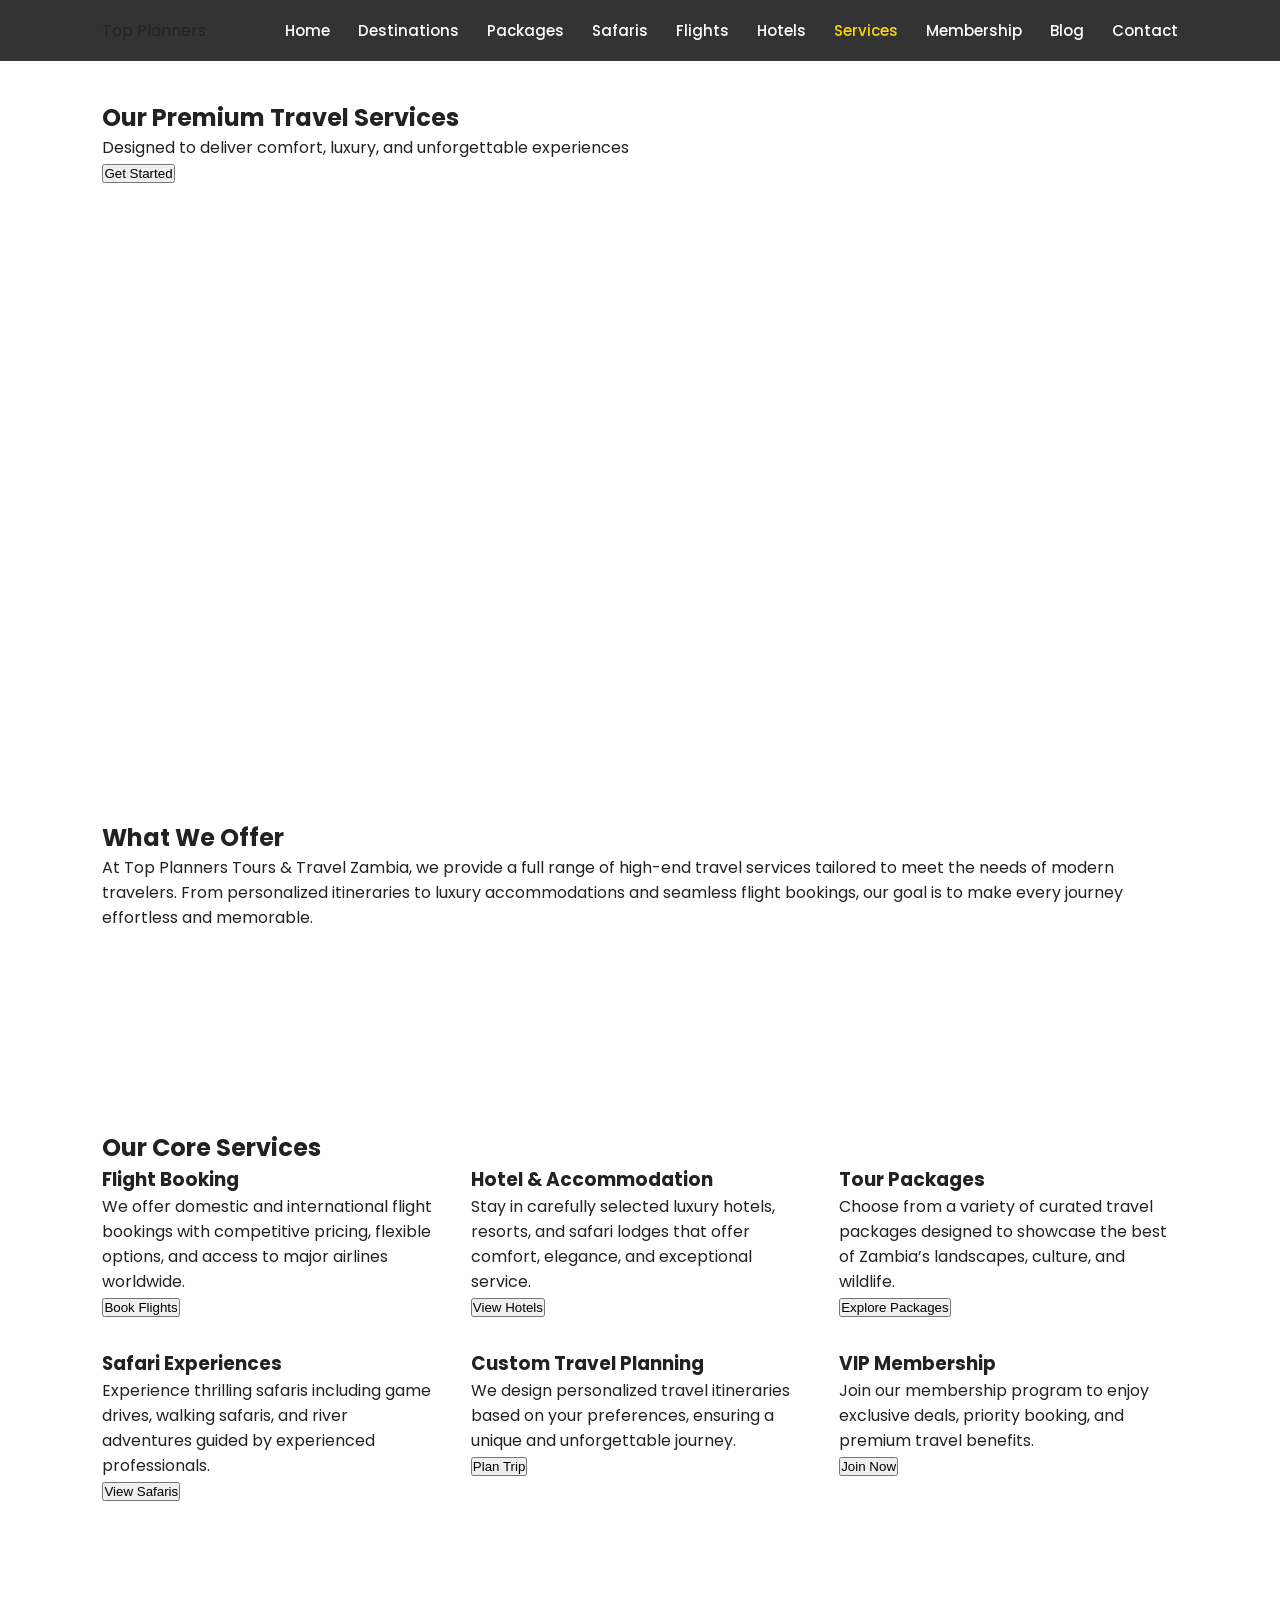
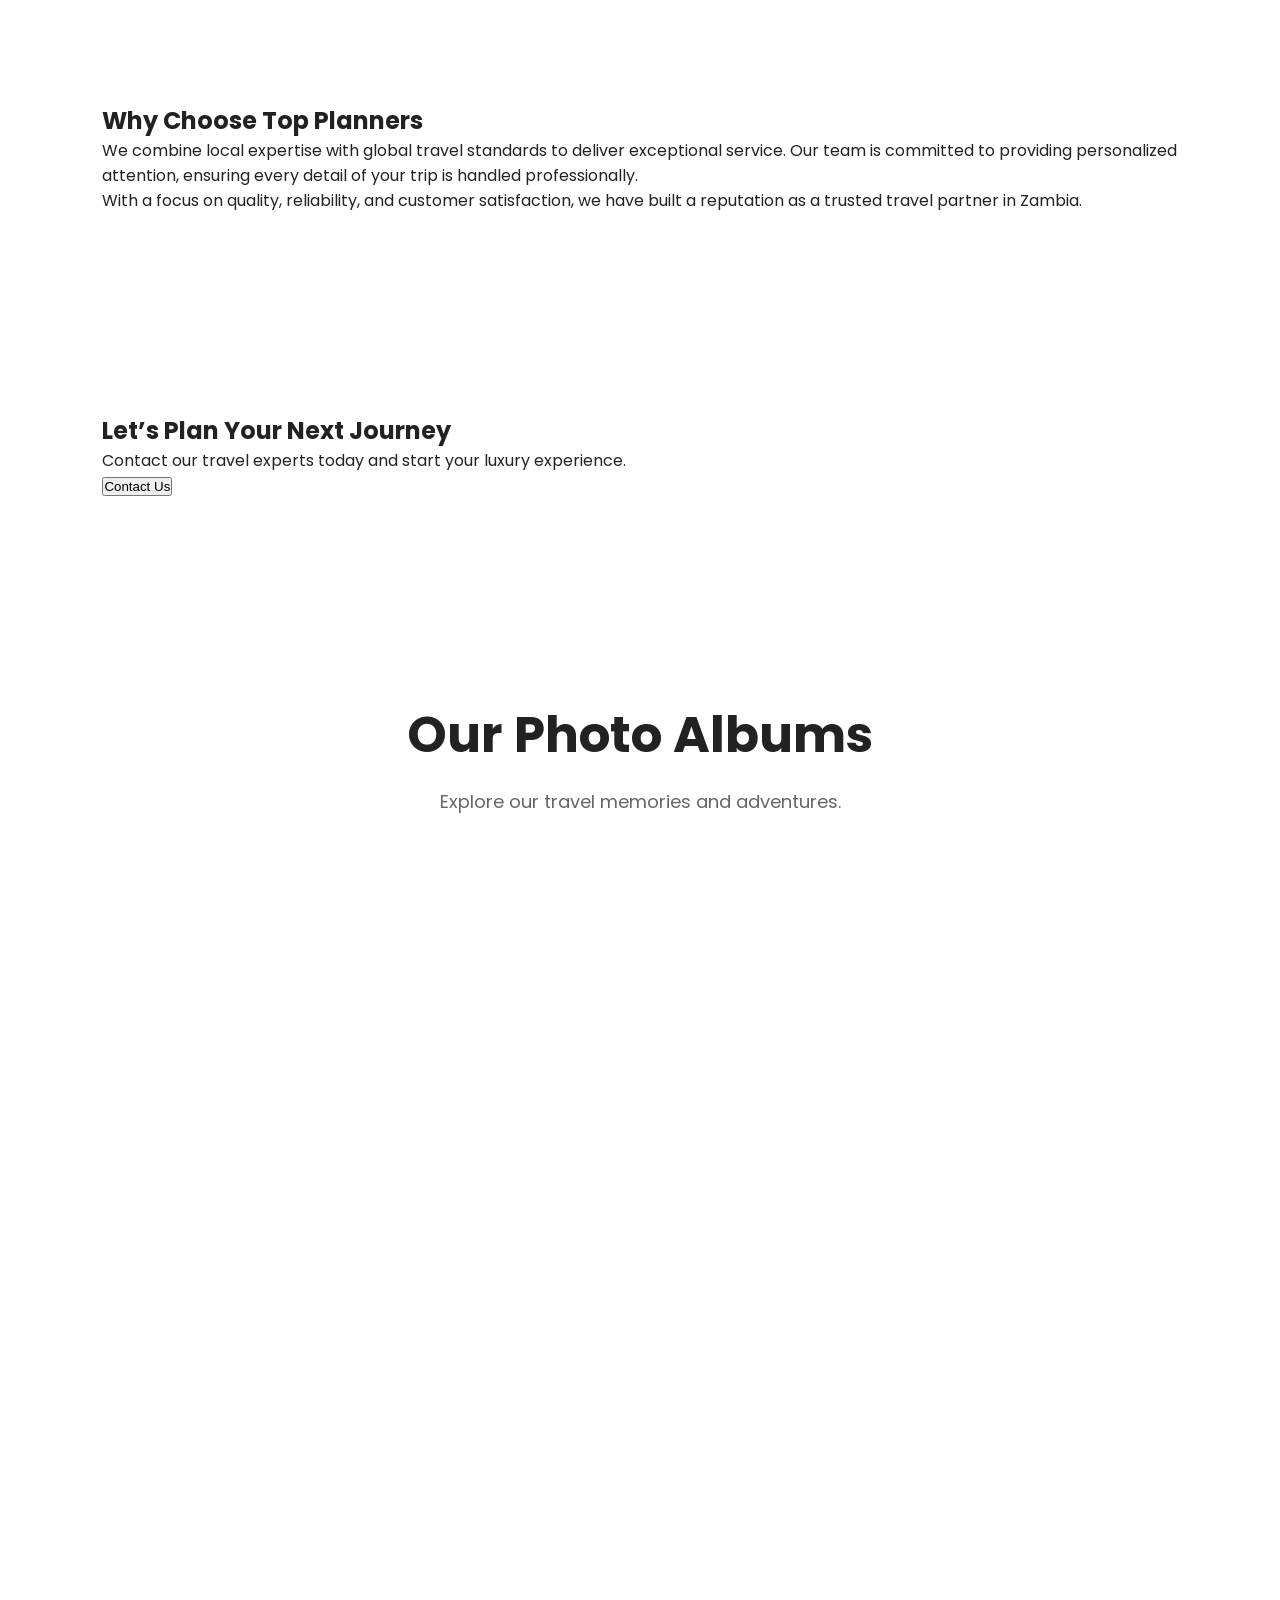
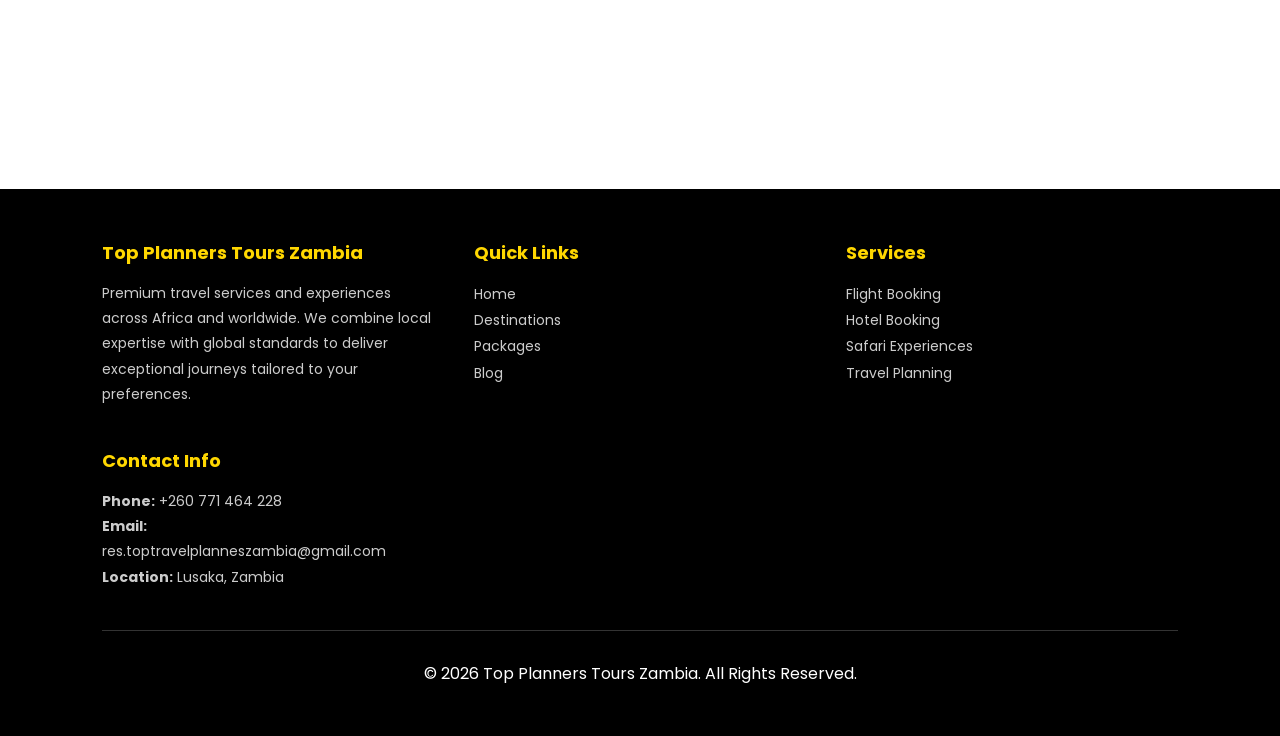
<file: services.html>
<!DOCTYPE html>
<html lang="en">
<head>
<meta charset="UTF-8">
<meta name="viewport" content="width=device-width, initial-scale=1.0">
<title>Services | Top Planners Zambia</title>

<link rel="preconnect" href="https://fonts.googleapis.com">
<link rel="preconnect" href="https://fonts.gstatic.com" crossorigin>
<link href="https://fonts.googleapis.com/css2?family=Poppins:wght@300;400;500;600;700;800&display=swap" rel="stylesheet">
<link rel="stylesheet" href="https://cdnjs.cloudflare.com/ajax/libs/font-awesome/6.5.1/css/all.min.css"/>

<style>
* { margin: 0; padding: 0; box-sizing: border-box; scroll-behavior: smooth; }
body { font-family: 'Poppins', sans-serif; background: #fff; color: #222; overflow-x: hidden; }
img { max-width: 100%; display: block; }
a { text-decoration: none; }
section { padding: 100px 8%; }

#preloader { position: fixed; width: 100%; height: 100vh; background: #000; display: flex; justify-content: center; align-items: center; z-index: 99999; }
.loader { width: 80px; height: 80px; border-radius: 50%; border: 8px solid rgba(255, 255, 255, 0.2); border-top: 8px solid gold; animation: spin 1s linear infinite; }
@keyframes spin { 100% { transform: rotate(360deg); } }

header { position: fixed; width: 100%; top: 0; left: 0; z-index: 999; padding: 18px 8%; display: flex; justify-content: space-between; align-items: center; background: rgba(0, 0, 0, 0.8); backdrop-filter: blur(10px); }
.logo { display: flex; align-items: center; gap: 12px; }
.logo h2 { color: #fff; font-size: 22px; font-weight: 700; }
.logo h2 span { color: gold; }
nav ul { display: flex; gap: 28px; list-style: none; }
nav ul li a { color: #fff; font-size: 15px; transition: 0.4s; font-weight: 500; }
nav ul li a:hover, nav ul li a.active { color: gold; }
.header-btns { display: flex; gap: 15px; }
.btn-header { padding: 13px 28px; border: none; border-radius: 50px; cursor: pointer; font-weight: 600; transition: 0.4s; font-size: 14px; }
.gold-btn { background: gold; color: #000; }
.gold-btn:hover { transform: translateY(-5px); box-shadow: 0 10px 30px rgba(255, 215, 0, 0.4); }
.white-btn { background: #fff; color: #000; }
.white-btn:hover { transform: translateY(-5px); box-shadow: 0 10px 30px rgba(255, 255, 255, 0.4); }

.hero { width: 100%; height: 80vh; position: relative; overflow: hidden; margin-top: 0; }
.hero::before { content: ''; position: absolute; width: 100%; height: 100%; background: url('https://images.unsplash.com/photo-1502920917128-1aa500764cbd?w=1200') center/cover; z-index: -1; }
.hero-overlay { position: absolute; width: 100%; height: 100%; background: rgba(0, 0, 0, 0.5); top: 0; left: 0; }
.hero-content { position: absolute; top: 50%; left: 50%; transform: translate(-50%, -50%); width: 90%; text-align: center; color: #fff; }
.hero-content h1 { font-size: 75px; line-height: 1.2; margin-bottom: 25px; animation: slideUp 1s ease; }
.hero-content p { font-size: 20px; max-width: 900px; margin: auto; margin-bottom: 40px; line-height: 1.8; animation: slideUp 1.2s ease; }
@keyframes slideUp { from { opacity: 0; transform: translateY(100px); } to { opacity: 1; transform: translateY(0); } }

.section-title { text-align: center; margin-bottom: 60px; }
.section-title h2 { font-size: 50px; margin-bottom: 15px; color: #222; }
.section-title p { font-size: 18px; color: #666; }

.grid { display: grid; grid-template-columns: repeat(auto-fill, minmax(300px, 1fr)); gap: 30px; }

.service-card { background: #fff; border-radius: 15px; padding: 40px 30px; text-align: center; box-shadow: 0 5px 20px rgba(0, 0, 0, 0.1); transition: 0.4s; cursor: pointer; }
.service-card:hover { transform: translateY(-10px); box-shadow: 0 15px 40px rgba(0, 0, 0, 0.2); }

.service-icon { font-size: 50px; color: gold; margin-bottom: 20px; }
.service-card h3 { font-size: 24px; font-weight: 700; margin-bottom: 15px; color: #222; }
.service-card p { color: #666; font-size: 14px; line-height: 1.6; margin-bottom: 25px; }

.service-btn { padding: 12px 30px; background: #000; color: #fff; border: none; border-radius: 50px; cursor: pointer; font-weight: 600; transition: 0.3s; }
.service-btn:hover { background: gold; color: #000; }

.why-section { background: #f9f9f9; }
.why-grid { display: grid; grid-template-columns: repeat(auto-fit, minmax(280px, 1fr)); gap: 40px; margin-top: 40px; }
.why-item { background: #fff; padding: 30px; border-radius: 15px; box-shadow: 0 5px 20px rgba(0, 0, 0, 0.05); }
.why-item i { font-size: 40px; color: gold; margin-bottom: 15px; }
.why-item h4 { font-size: 20px; font-weight: 700; margin-bottom: 12px; color: #222; }
.why-item p { color: #666; line-height: 1.6; font-size: 14px; }

.cta-section { background: linear-gradient(135deg, #000, #1a1a1a); color: #fff; padding: 60px 8%; text-align: center; }
.cta-section h2 { font-size: 42px; margin-bottom: 20px; }
.cta-section p { font-size: 18px; margin-bottom: 30px; max-width: 800px; margin-left: auto; margin-right: auto; }
.cta-btn { padding: 15px 50px; background: gold; color: #000; border: none; border-radius: 50px; cursor: pointer; font-weight: 600; font-size: 16px; transition: 0.3s; }
.cta-btn:hover { transform: translateY(-3px); box-shadow: 0 10px 30px rgba(255, 215, 0, 0.4); }

footer { background: #000; color: #fff; padding: 50px 8%; text-align: center; }
.footer-content { display: grid; grid-template-columns: repeat(auto-fit, minmax(250px, 1fr)); gap: 40px; text-align: left; margin-bottom: 40px; }
.footer-section h3 { color: gold; margin-bottom: 15px; font-size: 18px; }
.footer-section p, .footer-section a { color: #ccc; font-size: 14px; line-height: 1.8; transition: 0.3s; }
.footer-section a:hover { color: gold; }
.footer-bottom { border-top: 1px solid #333; padding-top: 30px; text-align: center; }

@media (max-width: 768px) {
  header { padding: 12px 4%; }
  nav ul { gap: 15px; }
  nav ul li a { font-size: 13px; }
  .hero-content h1 { font-size: 40px; }
  .hero-content p { font-size: 16px; }
  section { padding: 60px 4%; }
  .grid { grid-template-columns: repeat(auto-fill, minmax(250px, 1fr)); }
  .section-title h2 { font-size: 35px; }
  .cta-section { padding: 40px 4%; }
  .cta-section h2 { font-size: 32px; }
}

@media (max-width: 480px) {
  .hero-content h1 { font-size: 28px; }
  .hero-content p { font-size: 14px; }
  nav ul { gap: 10px; font-size: 12px; }
  .logo h2 { font-size: 18px; }
  .grid { grid-template-columns: 1fr; }
  .service-card { padding: 25px; }
}
</style>
</head>

<body>

<!-- HEADER -->
<header>
<div class="logo">Top Planners</div>
<nav>
<ul>
<li><a href="index.html">Home</a></li>
<li><a href="destinations.html">Destinations</a></li>
<li><a href="packages.html">Packages</a></li>
<li><a href="safaris.html">Safaris</a></li>
<li><a href="flights.html">Flights</a></li>
<li><a href="hotels.html">Hotels</a></li>
<li><a href="services.html" class="active">Services</a></li>
<li><a href="membership.html">Membership</a></li>
<li><a href="blog.html">Blog</a></li>
<li><a href="contact.html">Contact</a></li>
</ul>
</nav>
</header>

<!-- HERO -->
<section class="hero">
<div>
<h1>Our Premium Travel Services</h1>
<p>Designed to deliver comfort, luxury, and unforgettable experiences</p>
<button class="btn" onclick="location.href='contact.html'">Get Started</button>
</div>
</section>

<!-- INTRO -->
<section class="section">
<h2>What We Offer</h2>
<p>
At Top Planners Tours & Travel Zambia, we provide a full range of high-end travel services tailored to meet the needs of modern travelers. From personalized itineraries to luxury accommodations and seamless flight bookings, our goal is to make every journey effortless and memorable.
</p>
</section>

<!-- SERVICES GRID -->
<section class="section">
<h2>Our Core Services</h2>

<div class="grid">

<div class="card">
<h3>Flight Booking</h3>
<p>
We offer domestic and international flight bookings with competitive pricing, flexible options, and access to major airlines worldwide.
</p>
<button class="btn" onclick="location.href='flights.html'">Book Flights</button>
</div>

<div class="card">
<h3>Hotel & Accommodation</h3>
<p>
Stay in carefully selected luxury hotels, resorts, and safari lodges that offer comfort, elegance, and exceptional service.
</p>
<button class="btn" onclick="location.href='hotels.html'">View Hotels</button>
</div>

<div class="card">
<h3>Tour Packages</h3>
<p>
Choose from a variety of curated travel packages designed to showcase the best of Zambia’s landscapes, culture, and wildlife.
</p>
<button class="btn" onclick="location.href='packages.html'">Explore Packages</button>
</div>

<div class="card">
<h3>Safari Experiences</h3>
<p>
Experience thrilling safaris including game drives, walking safaris, and river adventures guided by experienced professionals.
</p>
<button class="btn" onclick="location.href='safaris.html'">View Safaris</button>
</div>

<div class="card">
<h3>Custom Travel Planning</h3>
<p>
We design personalized travel itineraries based on your preferences, ensuring a unique and unforgettable journey.
</p>
<button class="btn" onclick="location.href='contact.html'">Plan Trip</button>
</div>

<div class="card">
<h3>VIP Membership</h3>
<p>
Join our membership program to enjoy exclusive deals, priority booking, and premium travel benefits.
</p>
<button class="btn" onclick="location.href='membership.html'">Join Now</button>
</div>

</div>
</section>

<!-- WHY CHOOSE US -->
<section class="section">
<h2>Why Choose Top Planners</h2>

<p>
We combine local expertise with global travel standards to deliver exceptional service. Our team is committed to providing personalized attention, ensuring every detail of your trip is handled professionally.
</p>

<p>
With a focus on quality, reliability, and customer satisfaction, we have built a reputation as a trusted travel partner in Zambia.
</p>
</section>

<!-- CTA -->
<section class="cta">
<h2>Let’s Plan Your Next Journey</h2>
<p>Contact our travel experts today and start your luxury experience.</p>
<button class="btn" onclick="location.href='contact.html'">Contact Us</button>
</section>

<!-- PHOTO ALBUMS -->

<section class="photo-albums">

  <div class="section-title">

    <h2>Our Photo Albums</h2>

    <p>Explore our travel memories and adventures.</p>

  </div>

  <div class="albums-grid">

    <iframe src="https://photos.google.com/share/AF1QipNJm8k8uHWcdEsVLTTnxsbvHltiaPK-2AoOV3TDNPHByOCwq-DMMFTqJuyXerpLdg?key=QnRhZ3hOaHVJSTYzMzFoU3hJbzQ0ZEtkQ210bUtB/embed" width="100%" height="400" frameborder="0" allowfullscreen></iframe>

    <iframe src="https://photos.google.com/share/AF1QipO7NhxDAKmcMXGBxbATAmkHusktGoMpH8hqyHSzjpae1rBpjUUmRtMWUi2SgsDqRA?key=cWhSRDM0QVFjcW9wV0d3RFU3SlpPRlBDanJ3MVBR/embed" width="100%" height="400" frameborder="0" allowfullscreen></iframe>

  </div>

</section>

<!-- FOOTER -->
<footer>
  <div class="footer-content">
    <div class="footer-section">
      <h3>Top Planners Tours Zambia</h3>
      <p>Premium travel services and experiences across Africa and worldwide. We combine local expertise with global standards to deliver exceptional journeys tailored to your preferences.</p>
    </div>
    <div class="footer-section">
      <h3>Quick Links</h3>
      <a href="index.html">Home</a><br>
      <a href="destinations.html">Destinations</a><br>
      <a href="packages.html">Packages</a><br>
      <a href="blog.html">Blog</a>
    </div>
    <div class="footer-section">
      <h3>Services</h3>
      <a href="flights.html">Flight Booking</a><br>
      <a href="hotels.html">Hotel Booking</a><br>
      <a href="safaris.html">Safari Experiences</a><br>
      <a href="contact.html">Travel Planning</a>
    </div>
    <div class="footer-section">
      <h3>Contact Info</h3>
      <p><strong>Phone:</strong> +260 771 464 228</p>
      <p><strong>Email:</strong> res.toptravelplanneszambia@gmail.com</p>
      <p><strong>Location:</strong> Lusaka, Zambia</p>
    </div>
  </div>
  <div class="footer-bottom">
    <p>© 2026 Top Planners Tours Zambia. All Rights Reserved.</p>
  </div>
</footer>

</body>
</html>
</file>
